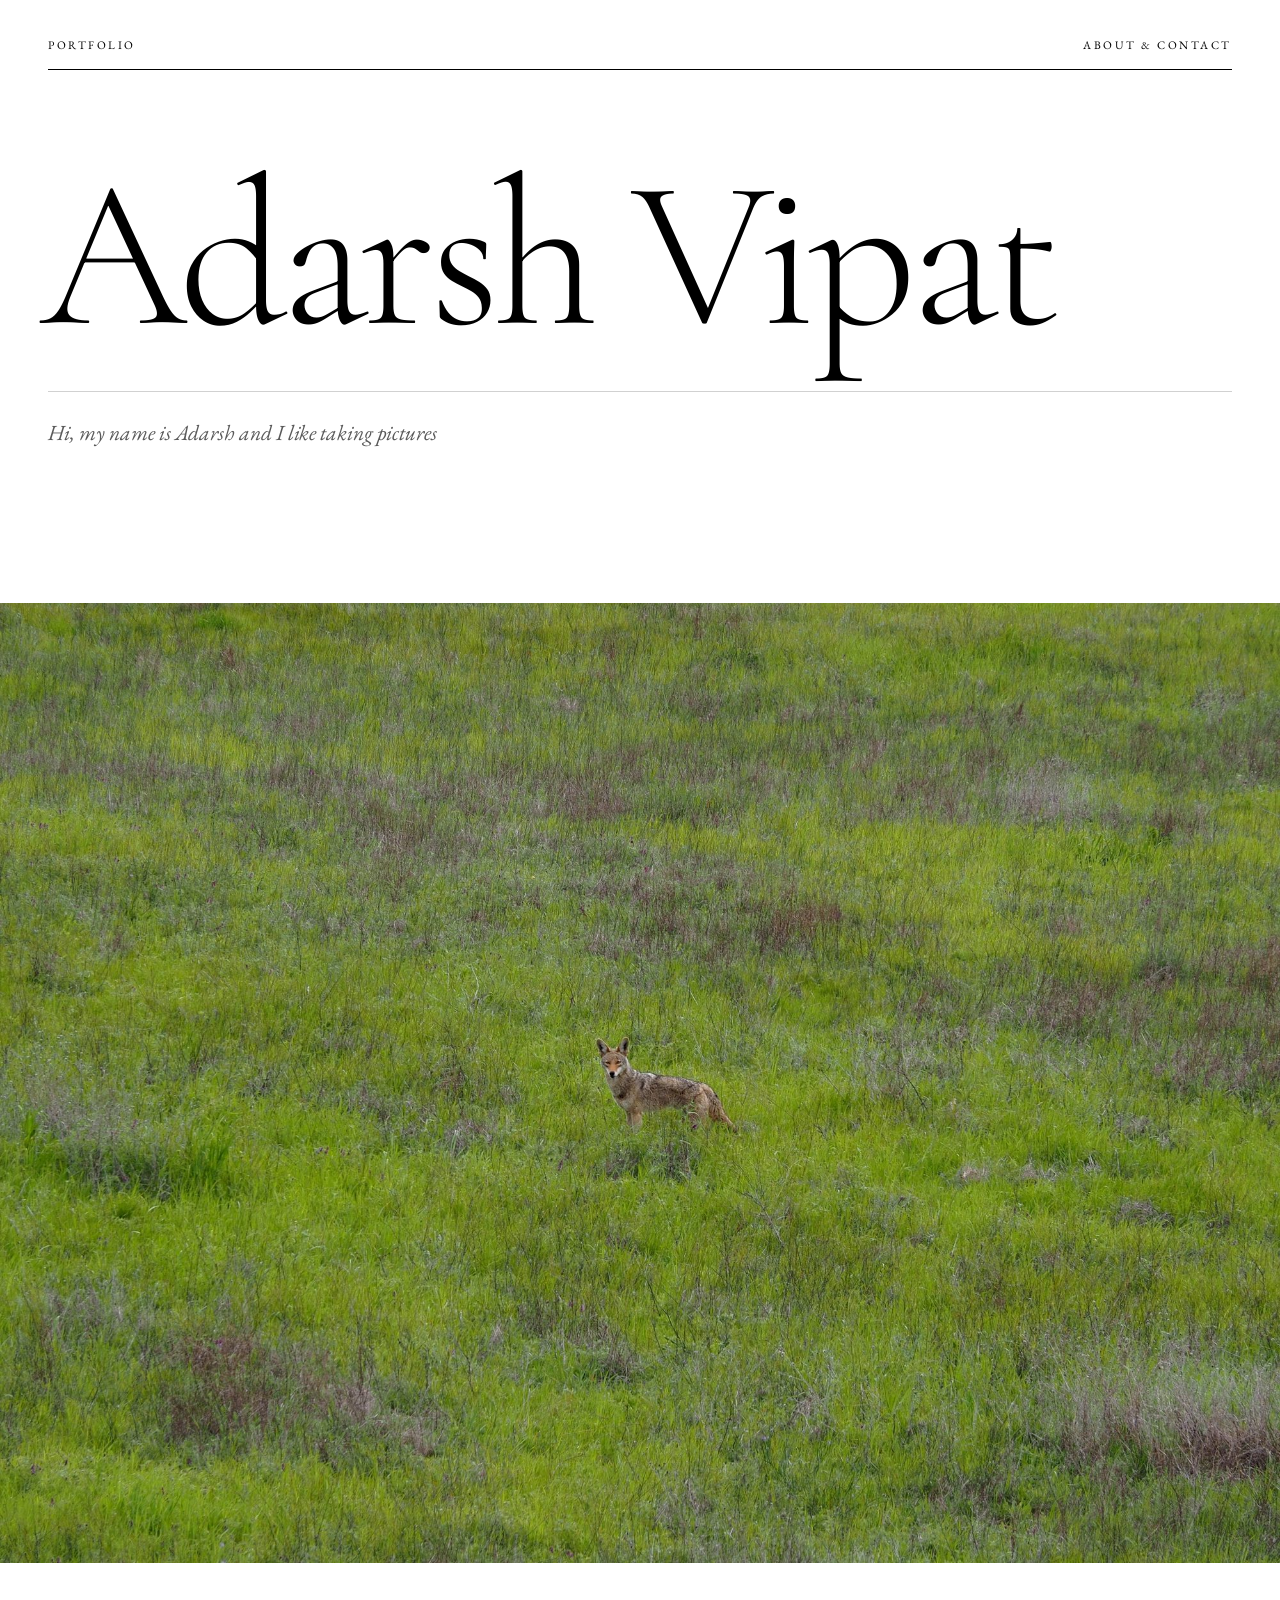
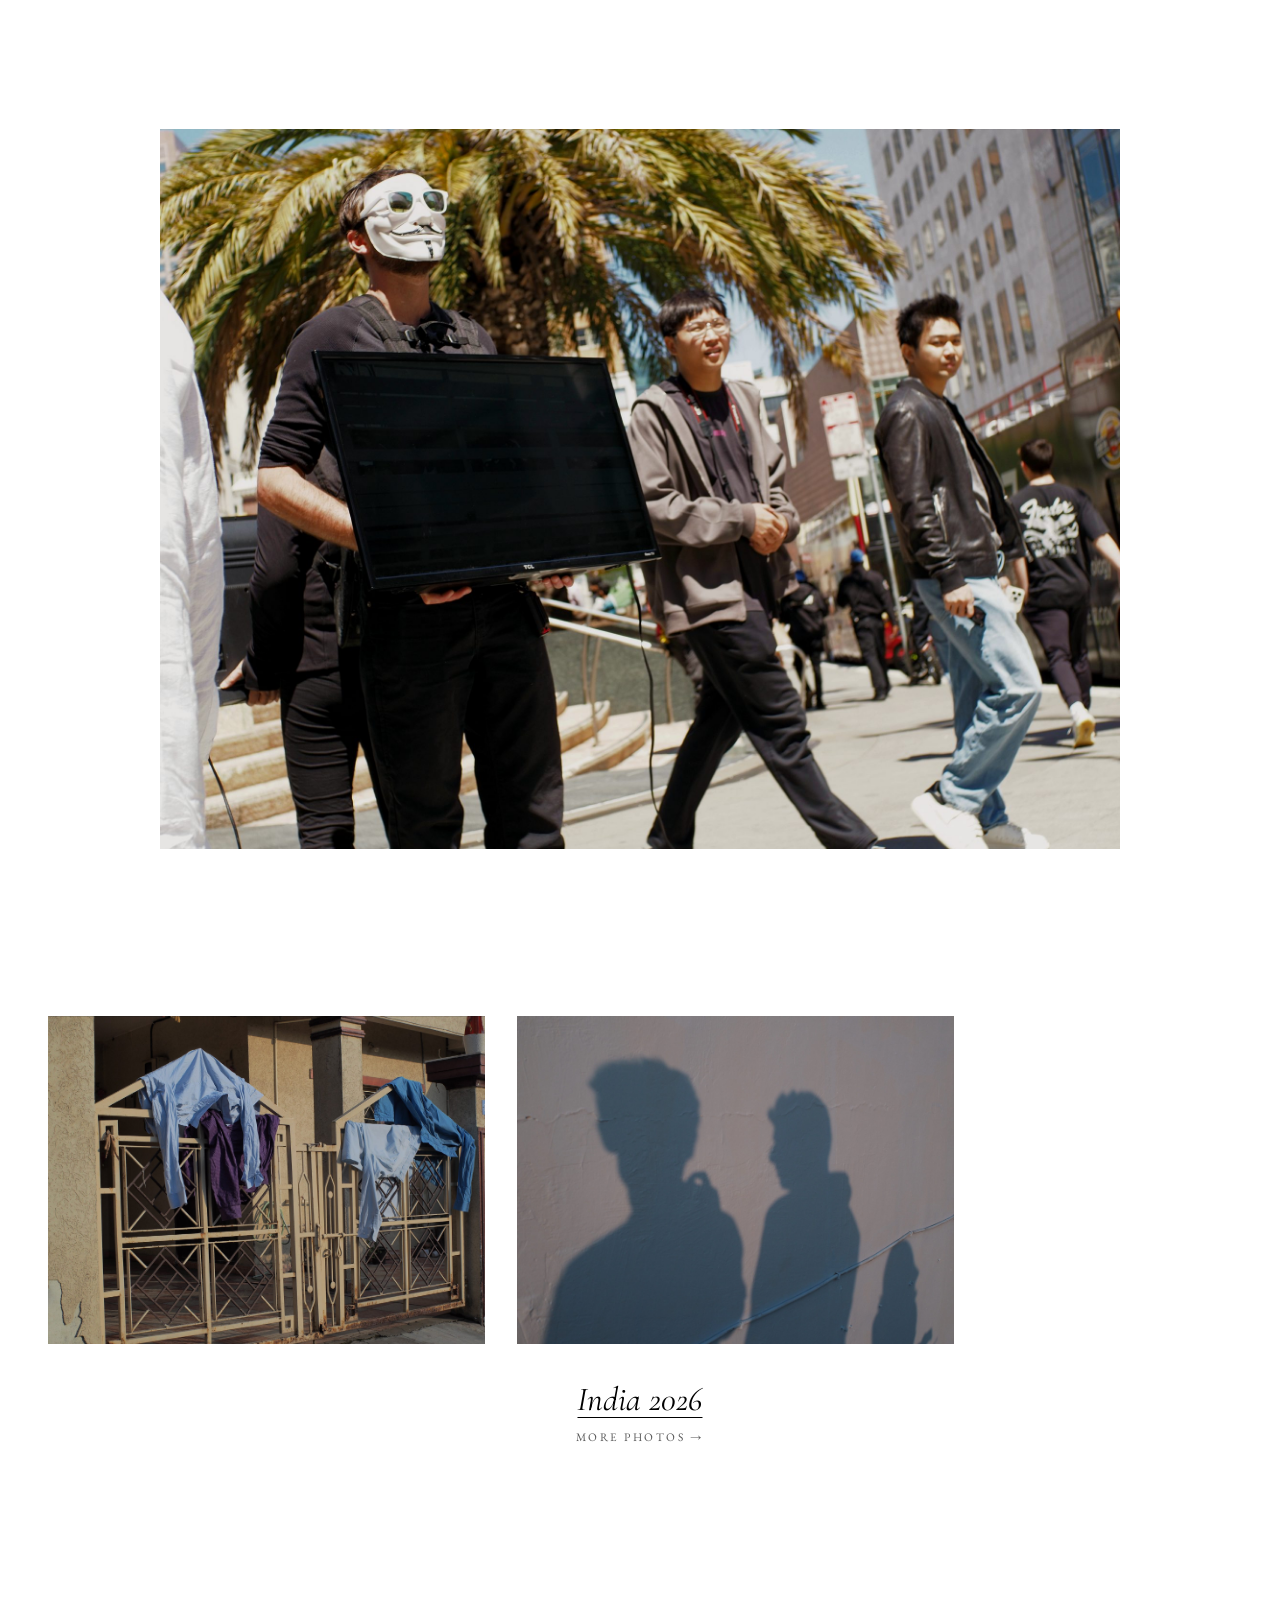
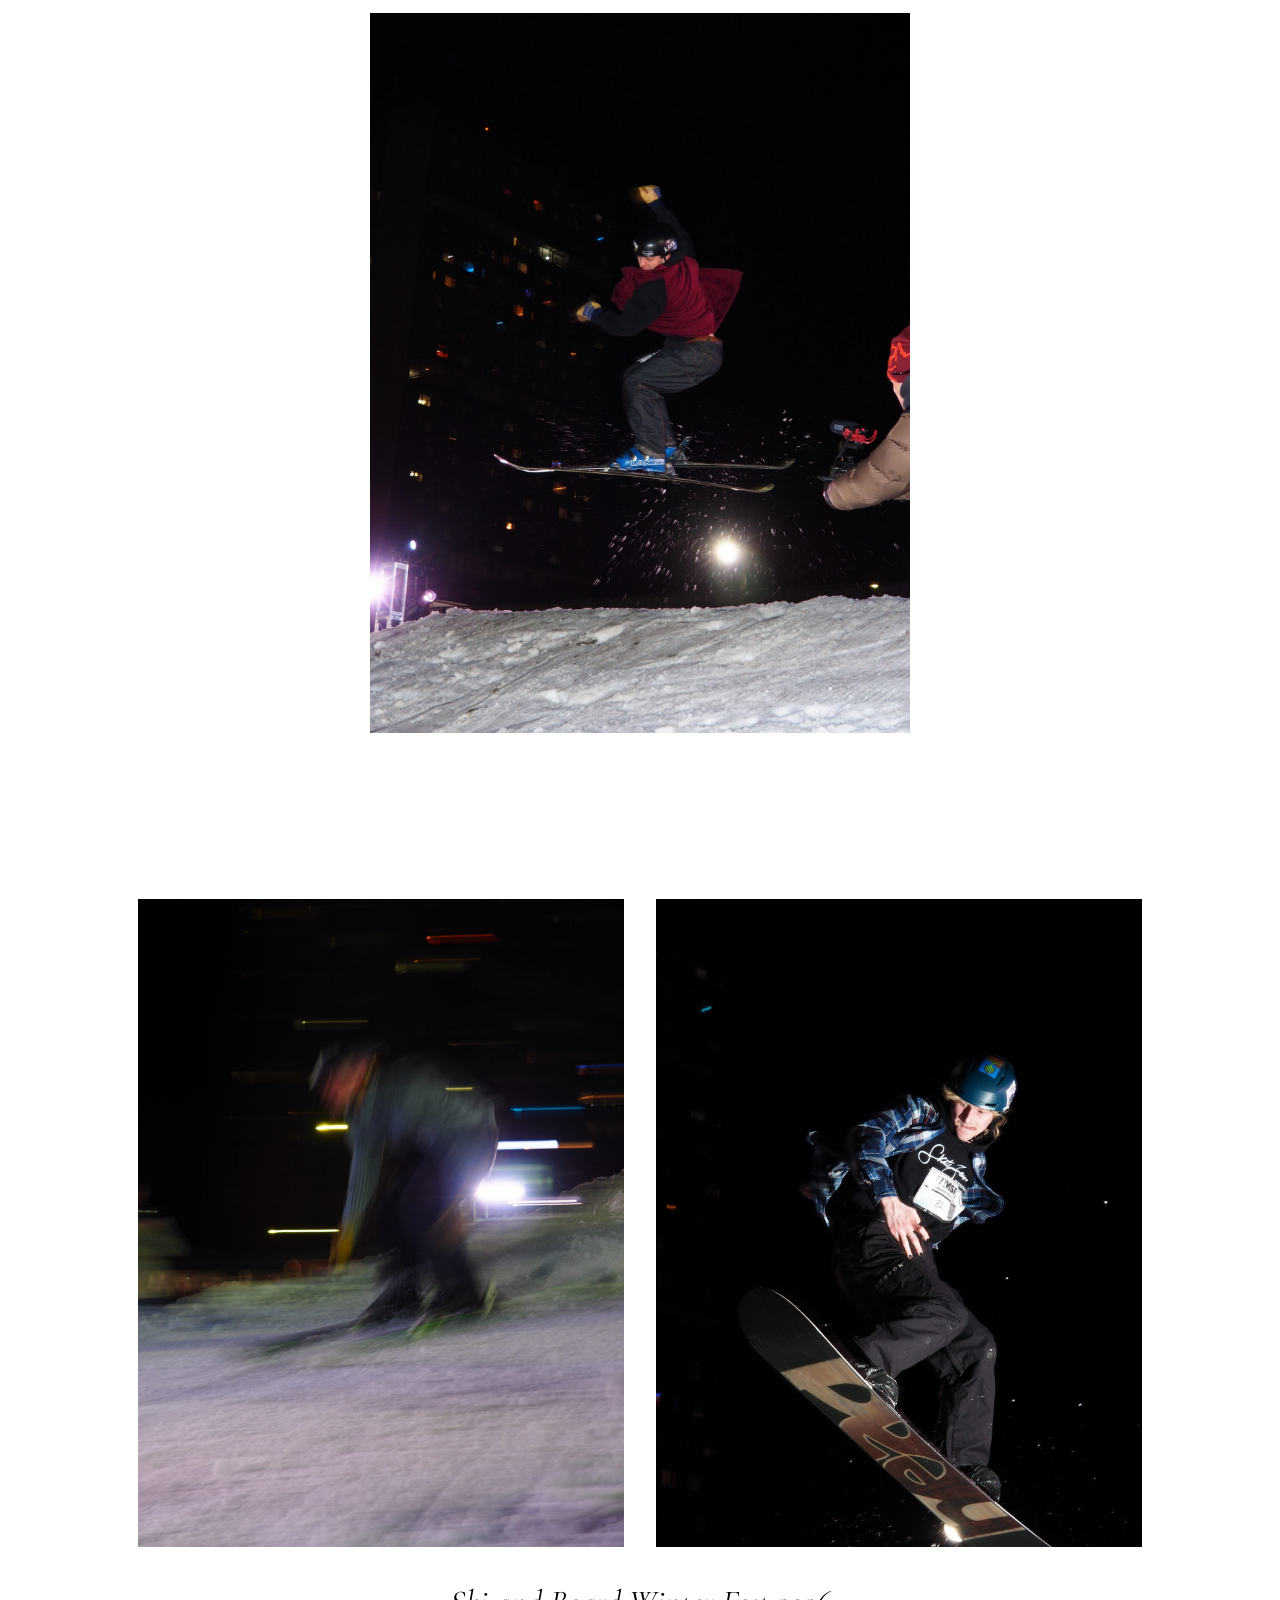
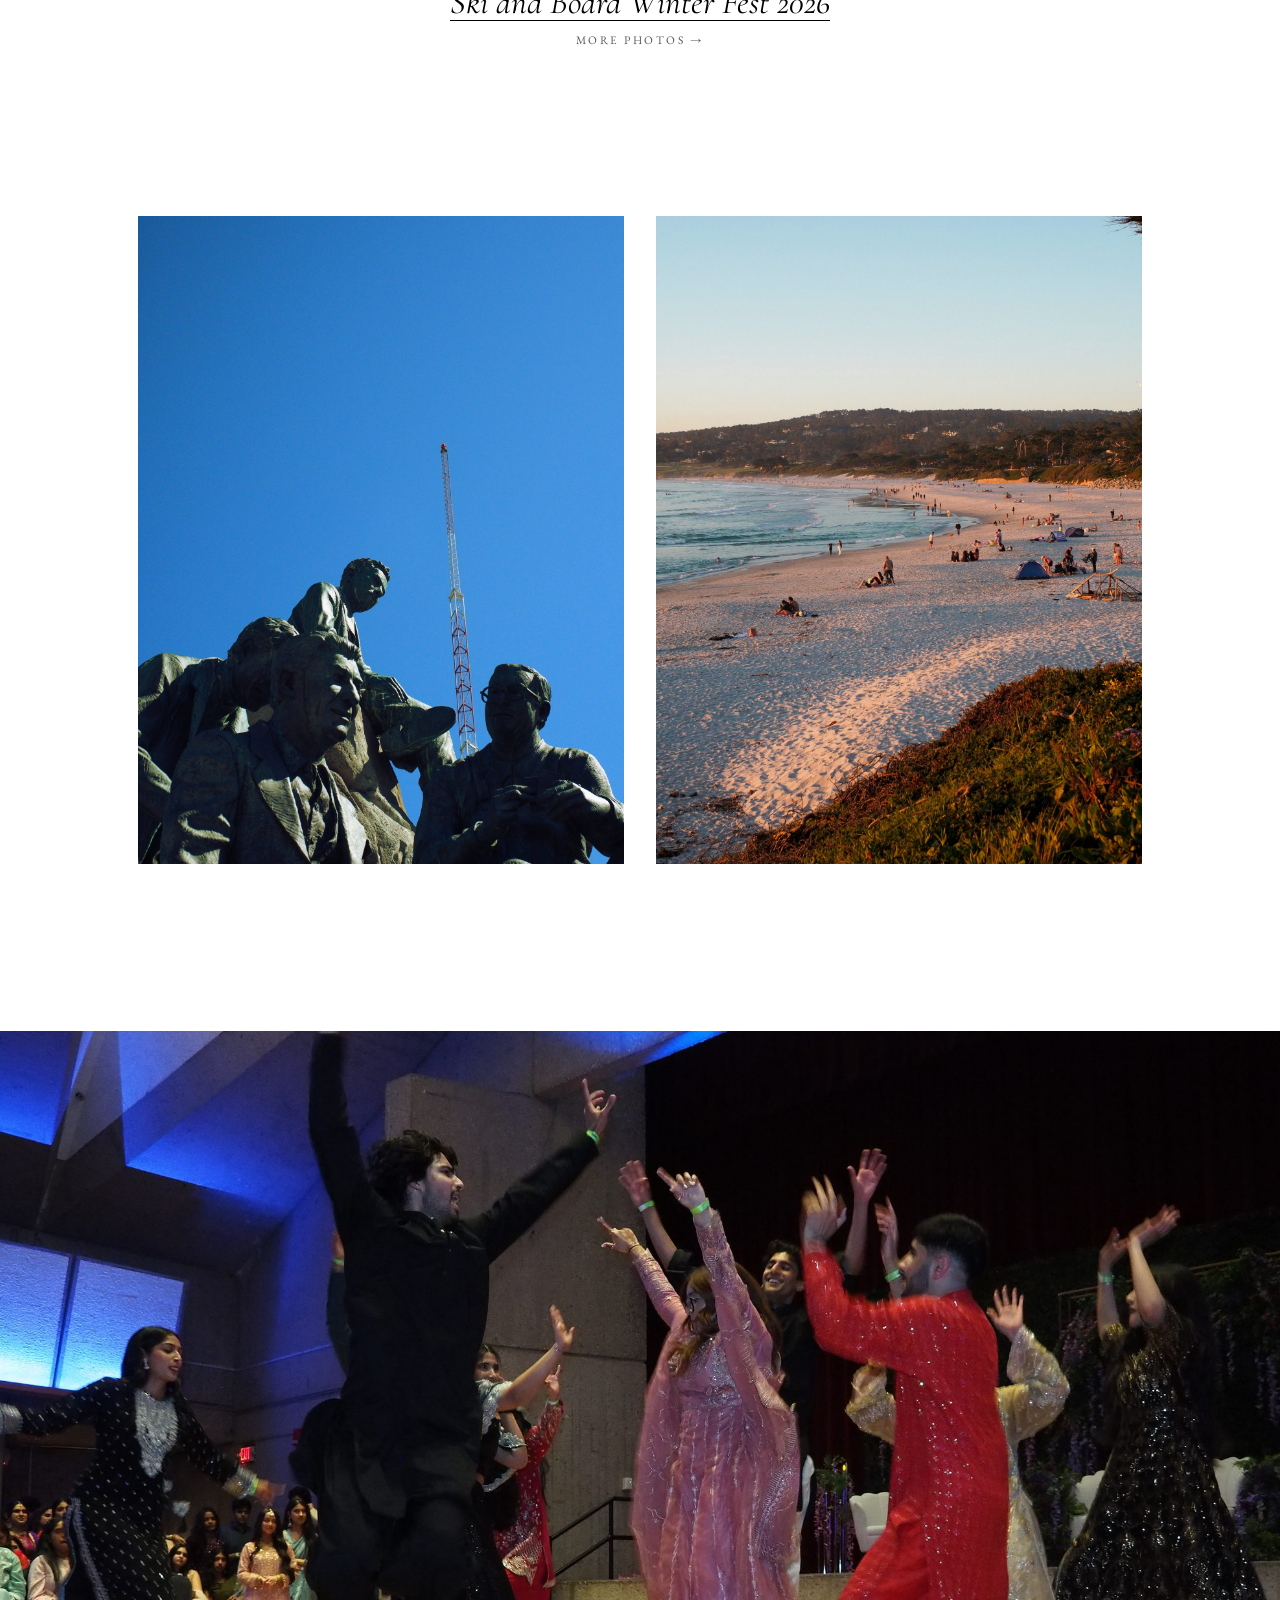
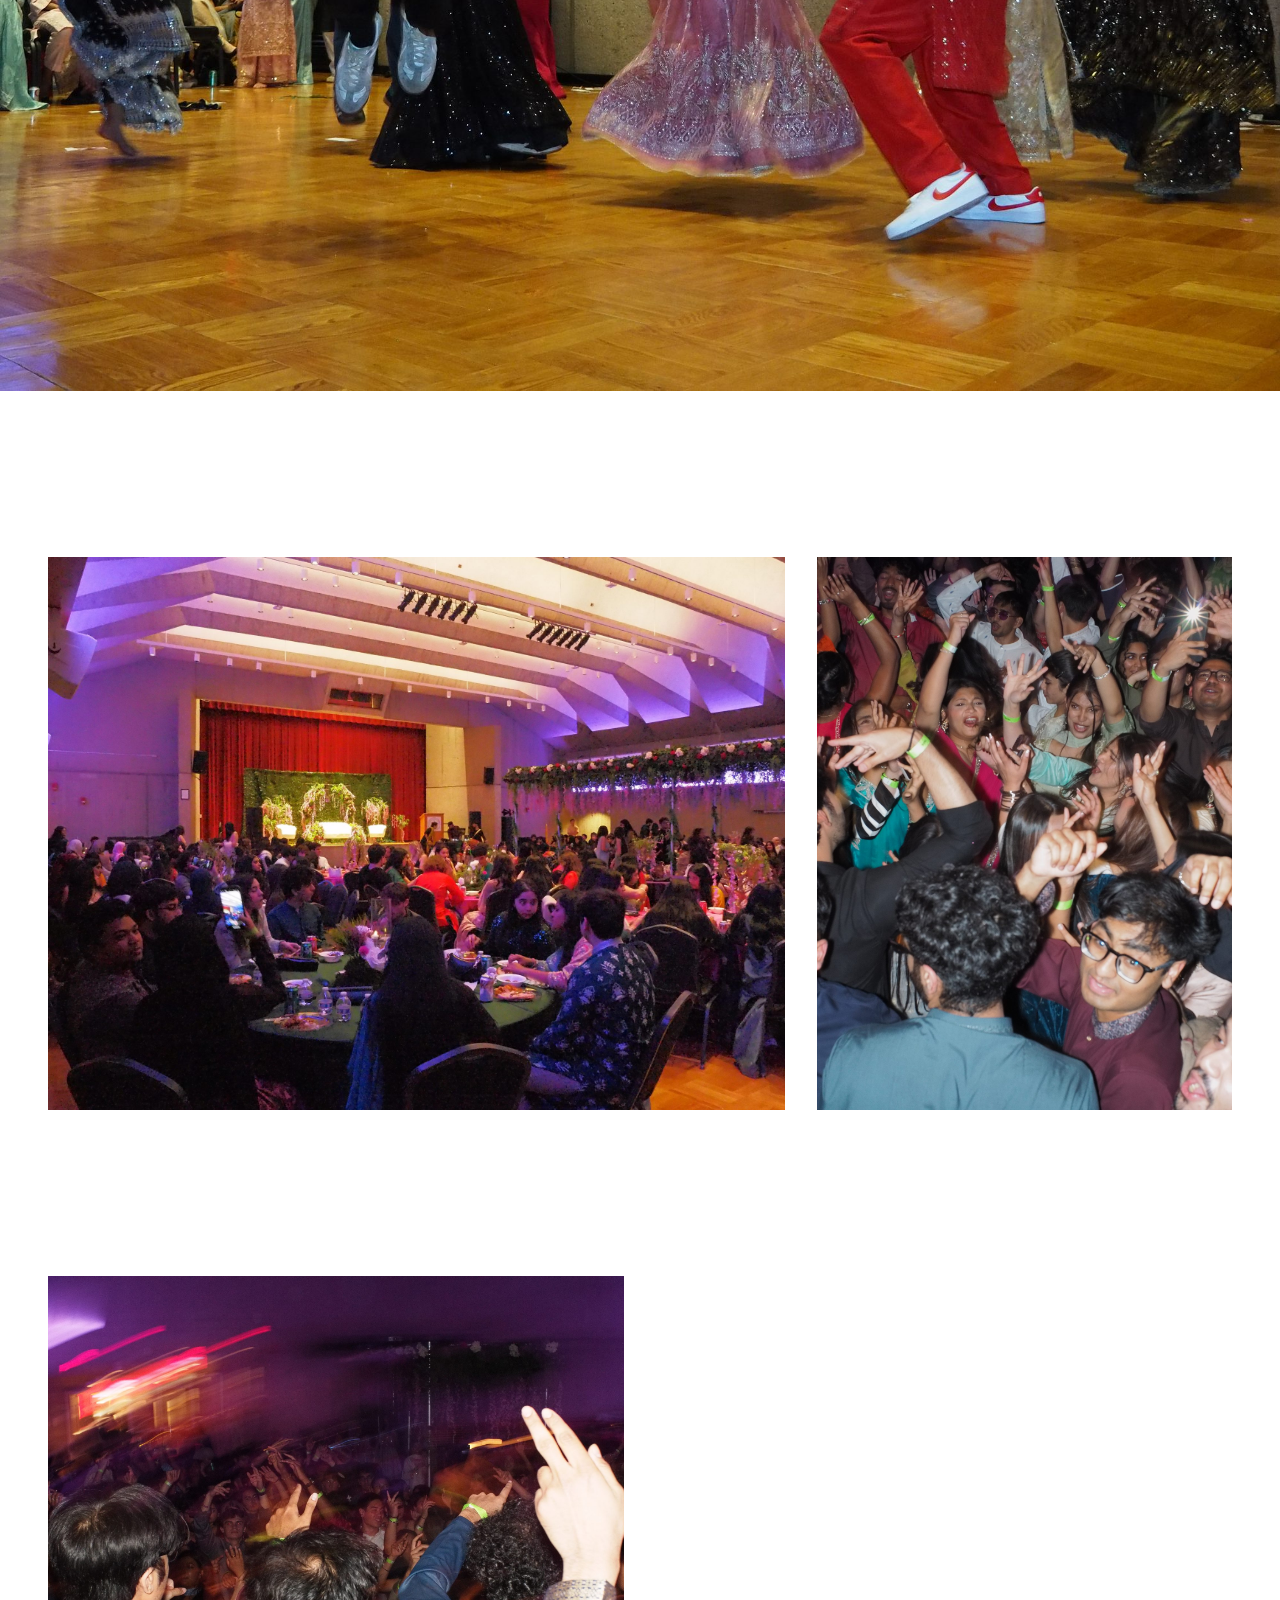
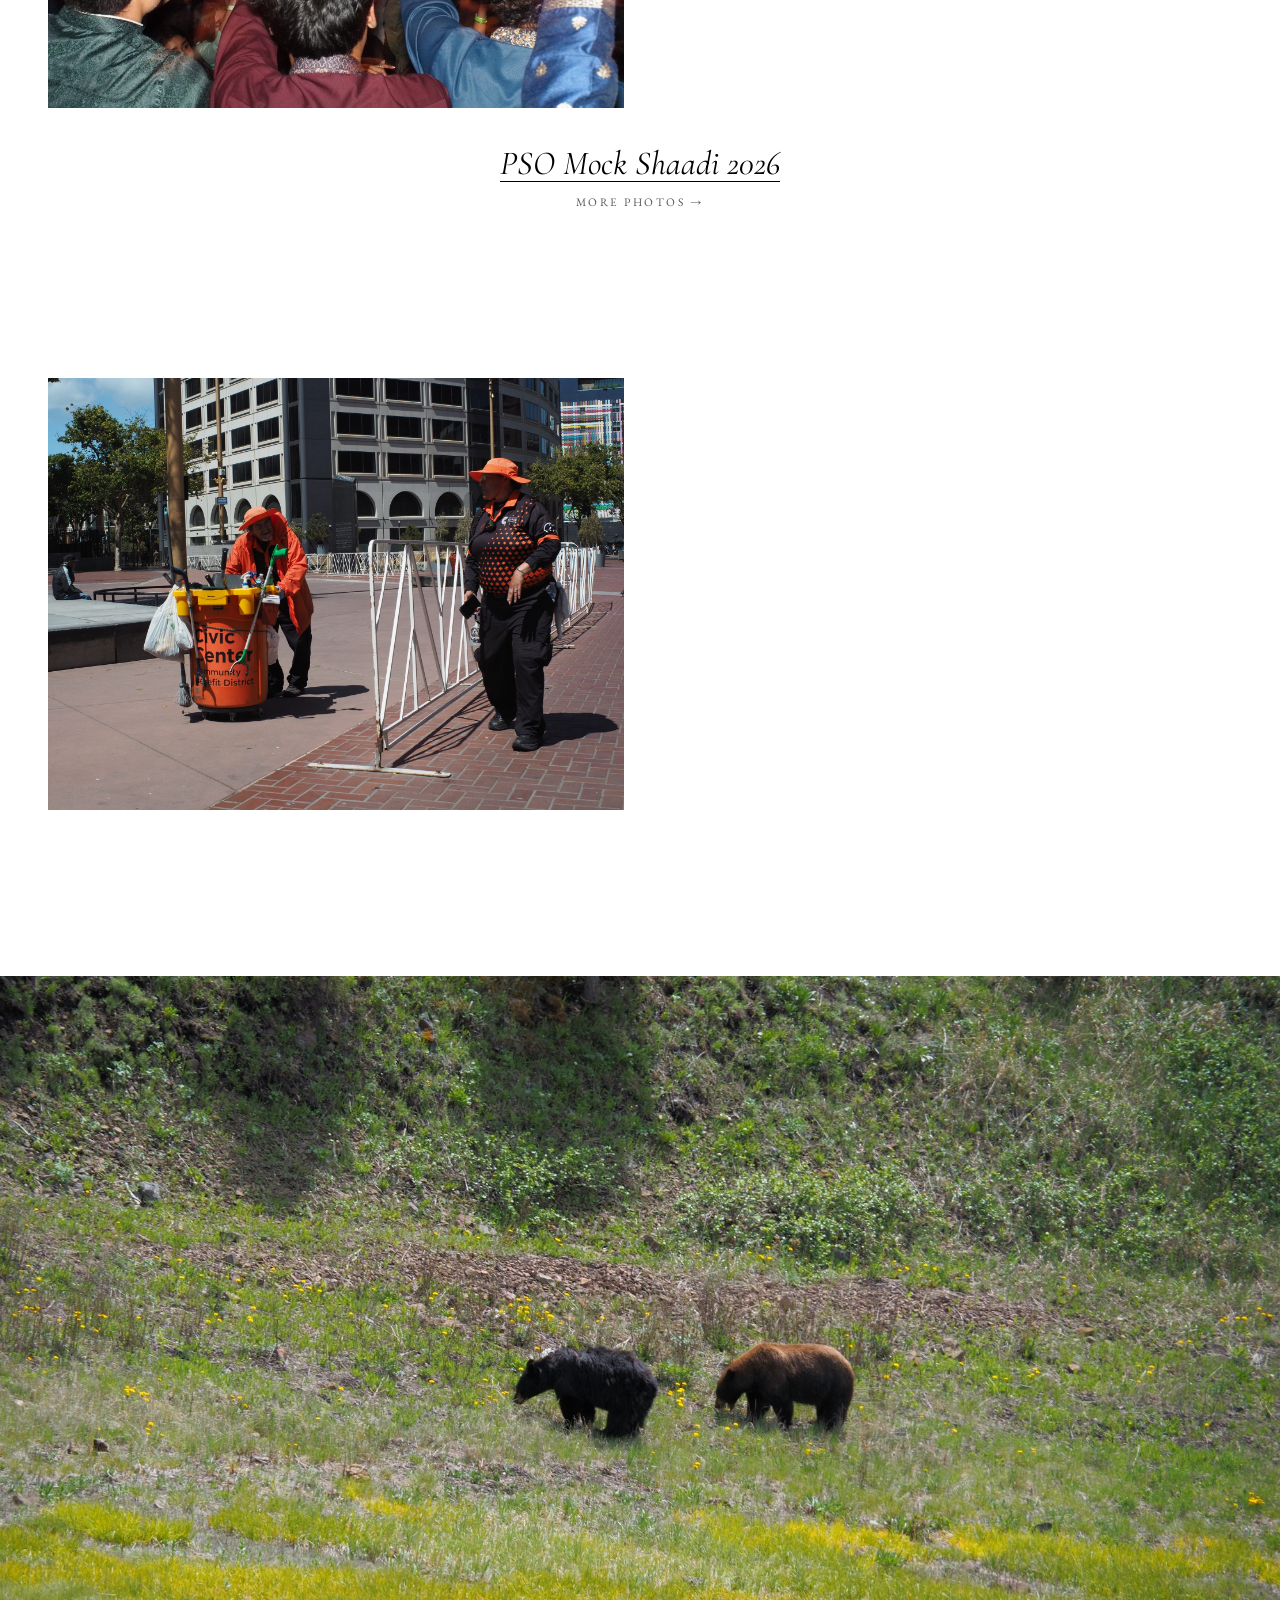
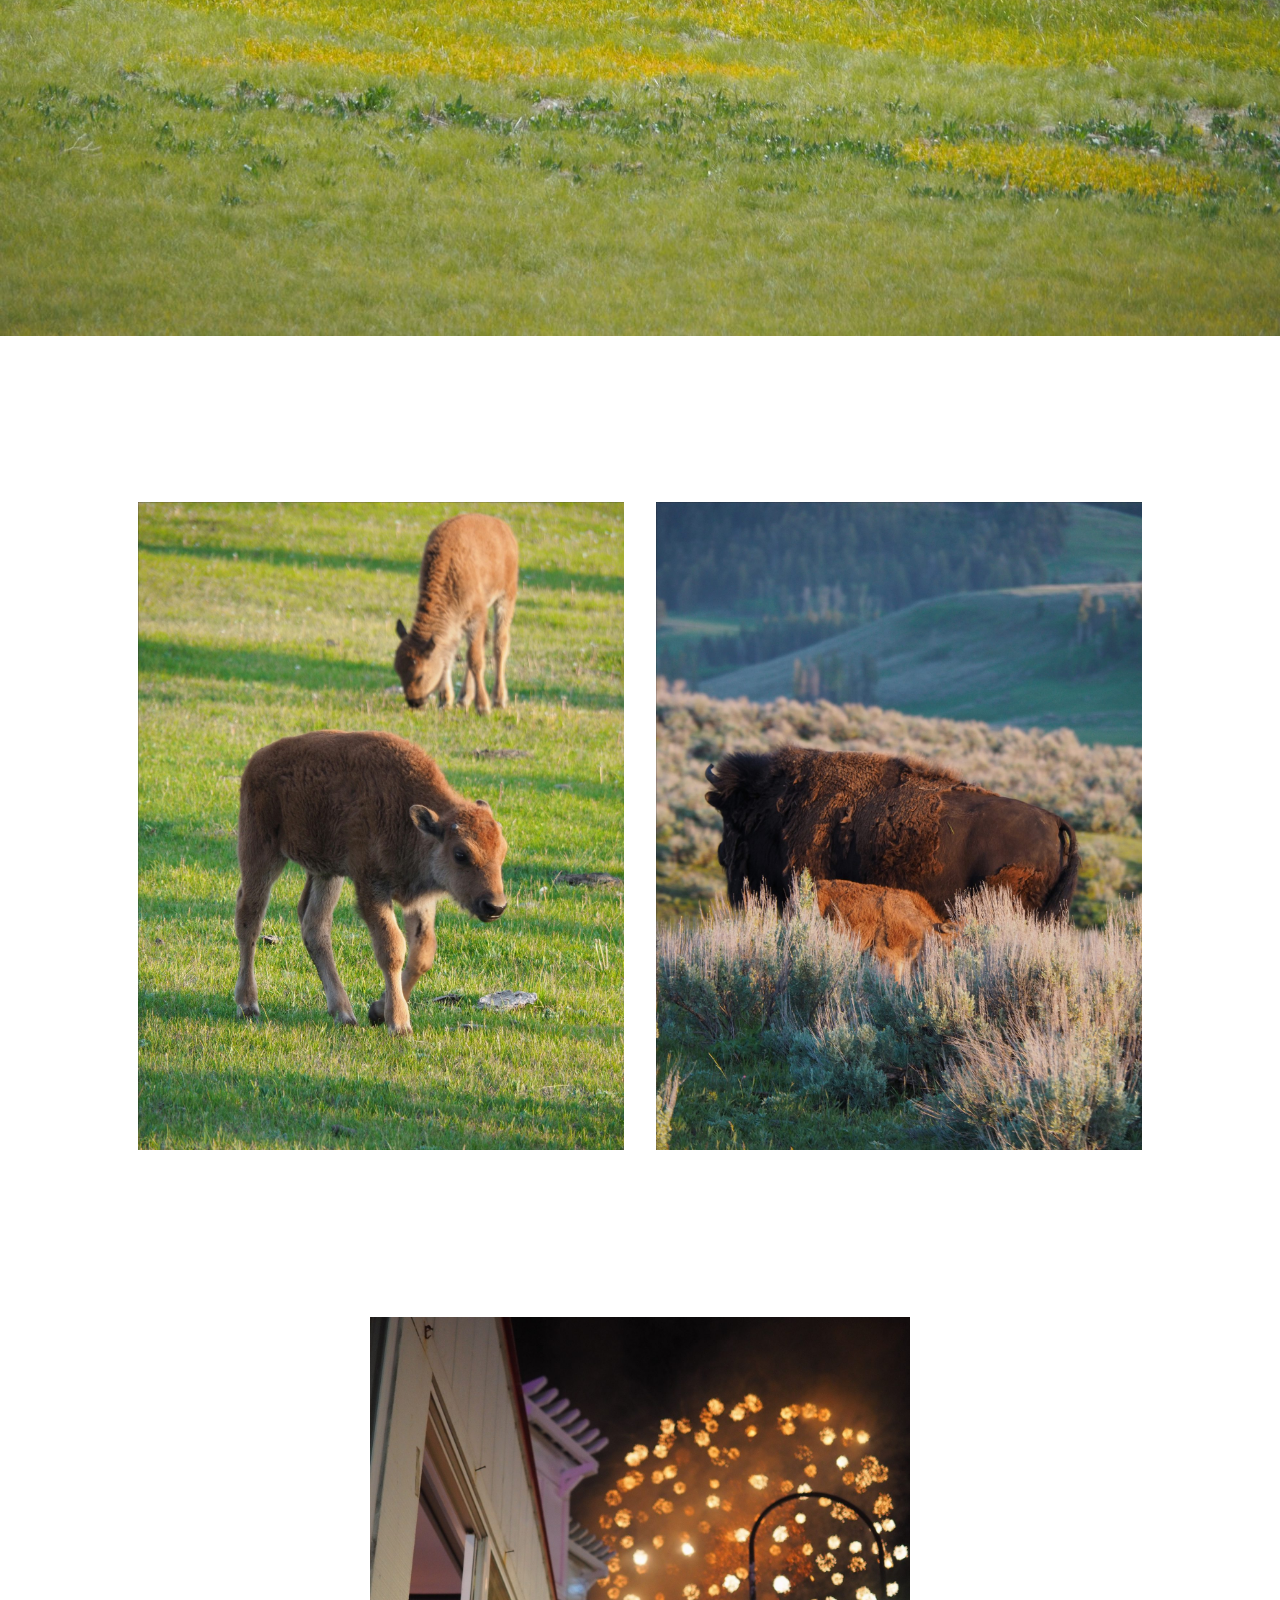
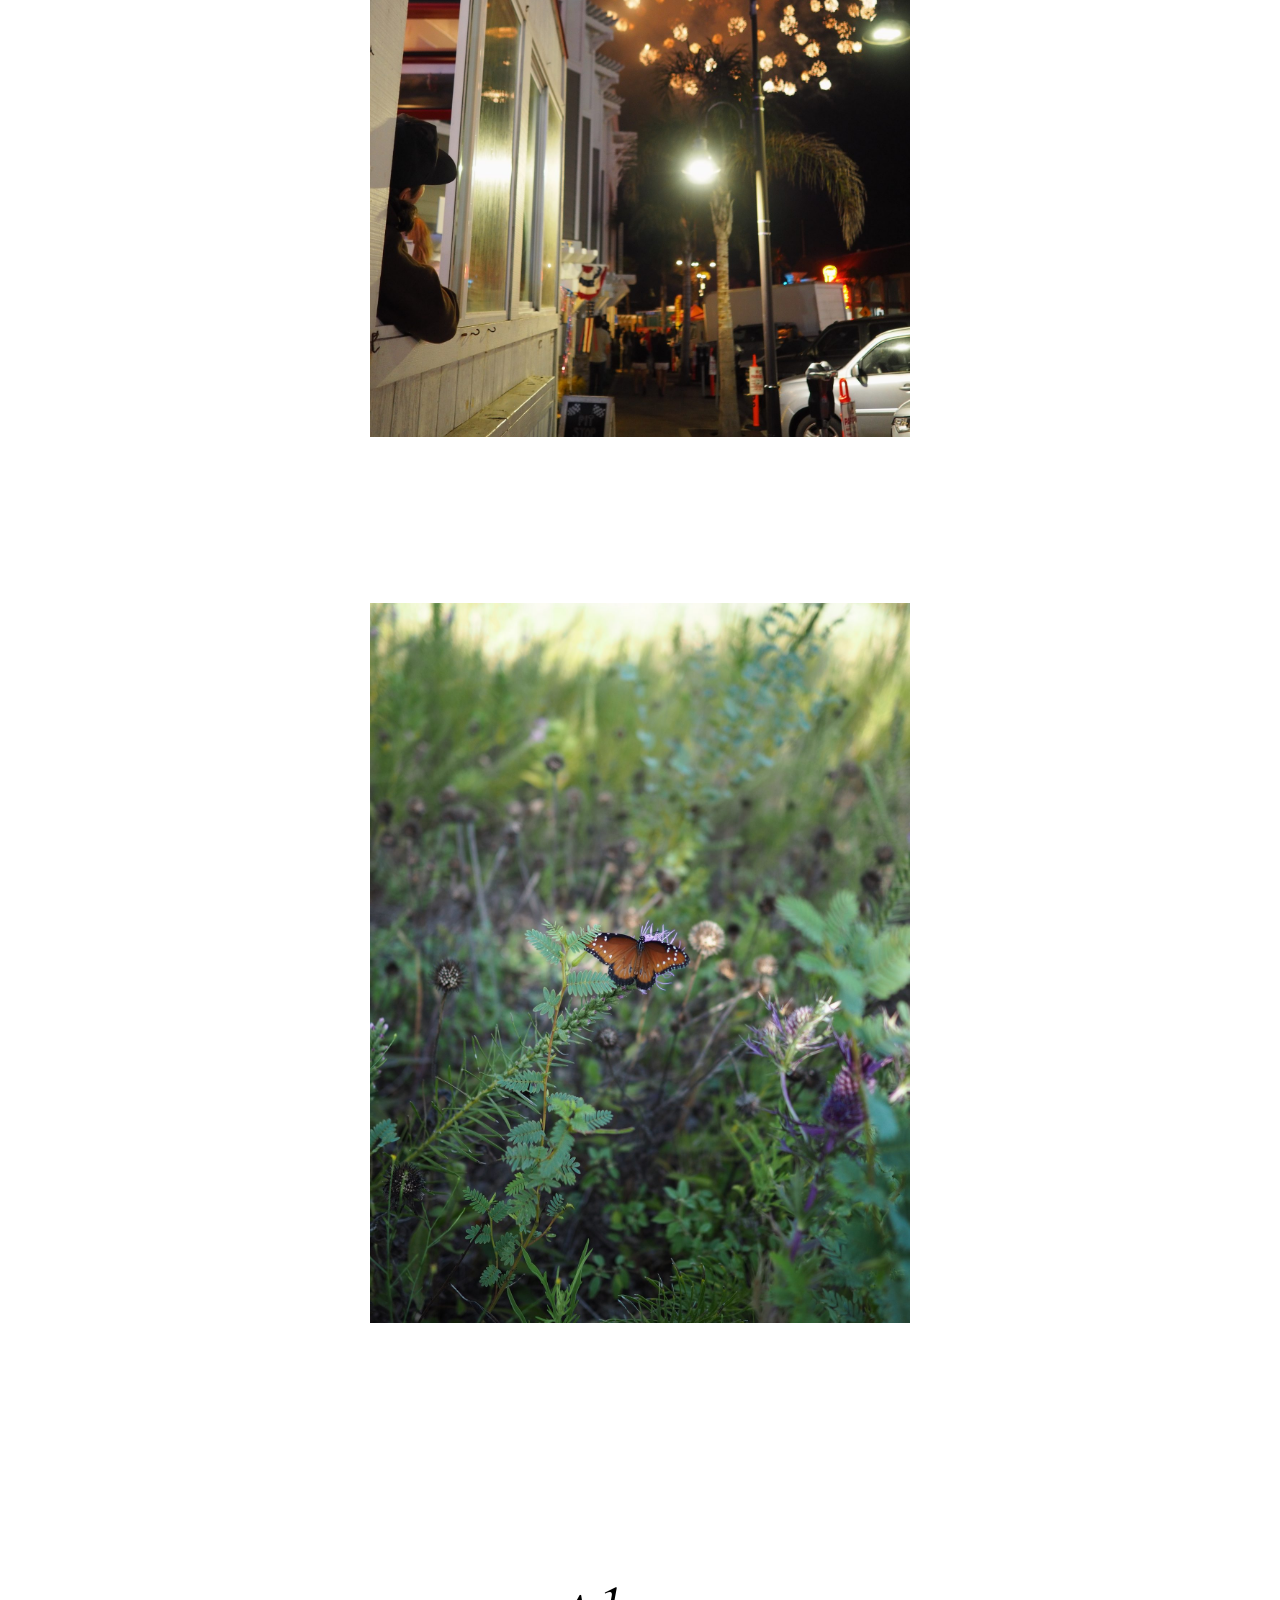
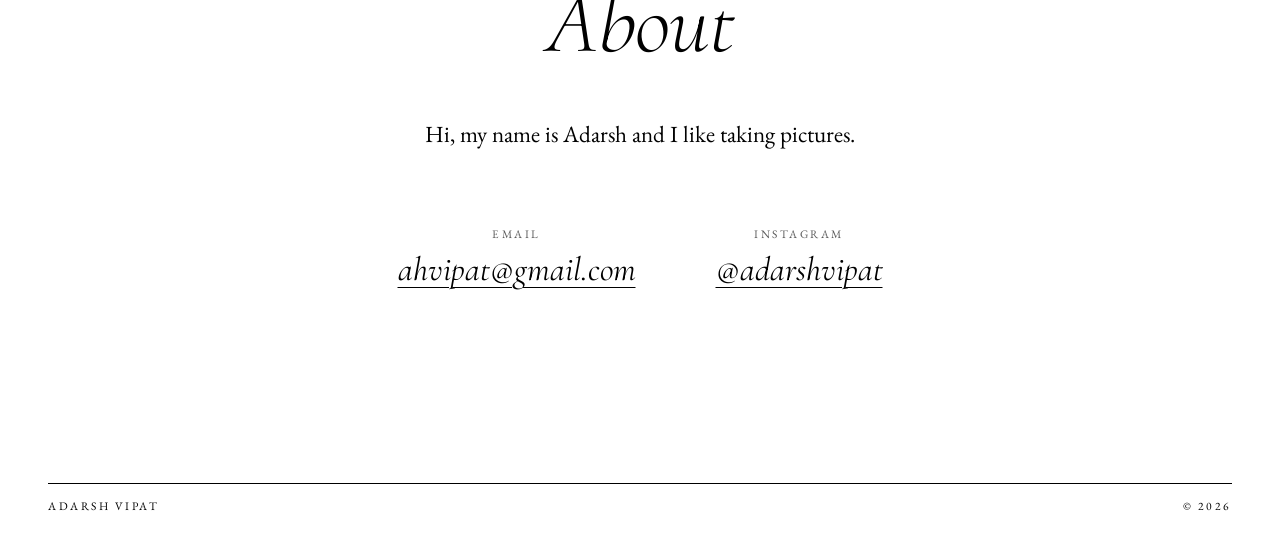
<file: index.html>
<!doctype html>
<html lang="en">
<head>
  <meta charset="utf-8">
  <meta name="viewport" content="width=device-width, initial-scale=1">

  <title>Adarsh Vipat — Photography</title>
  <meta name="description" content="Photography by Adarsh Vipat: portraits, travel, street and events.">
  <meta name="author" content="Adarsh Vipat">
  <link rel="canonical" href="https://adarshvipat.github.io/">

  <!-- Link previews (iMessage, Slack, LinkedIn, email). Image URLs must be absolute. -->
  <meta property="og:type" content="website">
  <meta property="og:title" content="Adarsh Vipat — Photography">
  <meta property="og:description" content="Portraits, travel, street and events.">
  <meta property="og:url" content="https://adarshvipat.github.io/">
  <meta property="og:image" content="https://adarshvipat.github.io/photos/P3300670.jpg">
  <meta property="og:image:width" content="2000">
  <meta property="og:image:height" content="1500">
  <meta property="og:image:alt" content="A lone coyote standing in a wide field of green grass">
  <meta name="twitter:card" content="summary_large_image">
  <meta name="twitter:title" content="Adarsh Vipat — Photography">
  <meta name="twitter:description" content="Portraits, travel, street and events.">
  <meta name="twitter:image" content="https://adarshvipat.github.io/photos/P3300670.jpg">

  <meta name="theme-color" content="#ffffff">
  <link rel="icon" href="data:image/svg+xml,%3Csvg xmlns='http://www.w3.org/2000/svg' viewBox='0 0 64 64'%3E%3Crect width='64' height='64' fill='%23fff'/%3E%3Ctext x='32' y='47' font-family='Georgia,serif' font-size='44' text-anchor='middle' fill='%23000'%3EA%3C/text%3E%3C/svg%3E">

  <link rel="preconnect" href="https://fonts.googleapis.com">
  <link rel="preconnect" href="https://fonts.gstatic.com" crossorigin>
  <link rel="stylesheet" href="https://fonts.googleapis.com/css2?family=Cormorant+Garamond:ital,wght@0,300;0,400;0,500;1,300;1,400&family=EB+Garamond:ital,wght@0,400;0,500;1,400&display=swap">

  <link rel="stylesheet" href="style.css">
  <script>document.documentElement.classList.add("js");</script>
</head>
<body>
  <a class="skip-link" href="#about">Skip to about and contact</a>

  <header class="masthead">
    <div class="masthead__top">
      <span>Portfolio</span>
      <a href="#about">About &amp; Contact</a>
    </div>
    <h1 class="masthead__name">Adarsh Vipat</h1>
    <p class="masthead__subtitle">Hi, my name is Adarsh and I like taking pictures</p>
  </header>

  <main>
    <section id="gallery" class="gallery" aria-label="Photographs"></section>
    <noscript><p class="noscript">Please enable JavaScript to view the photographs.</p></noscript>

    <section id="about" class="about" aria-labelledby="about-heading">
      <h2 id="about-heading" class="about__heading">About</h2>
      <p class="about__bio">
        Hi, my name is Adarsh and I like taking pictures.
      </p>
      <ul class="about__contact">
        <li><span class="about__label">Email</span> <a href="mailto:ahvipat@gmail.com">ahvipat@gmail.com</a></li>
        <li><span class="about__label">Instagram</span> <a href="https://www.instagram.com/adarshvipat/" rel="me noopener">@adarshvipat</a></li>
      </ul>
    </section>
  </main>

  <footer class="footer">
    <span>Adarsh Vipat</span>
    <span>&copy; <span data-year>2026</span></span>
  </footer>

  <dialog id="lightbox" class="lightbox" aria-label="Photo viewer" tabindex="-1">
    <div class="lightbox__stage">
      <img class="lightbox__img" alt="">
    </div>
    <button type="button" class="lightbox__btn lightbox__close" aria-label="Close viewer">Close</button>
    <button type="button" class="lightbox__btn lightbox__prev" aria-label="Previous photo"><span aria-hidden="true">‹</span></button>
    <button type="button" class="lightbox__btn lightbox__next" aria-label="Next photo"><span aria-hidden="true">›</span></button>
    <p class="lightbox__counter" aria-hidden="true"></p>
    <p class="visually-hidden" aria-live="polite" data-status></p>
  </dialog>

  <script src="photos/sizes.js"></script>
  <script src="photos.js"></script>
  <script src="main.js"></script>
</body>
</html>
</file>
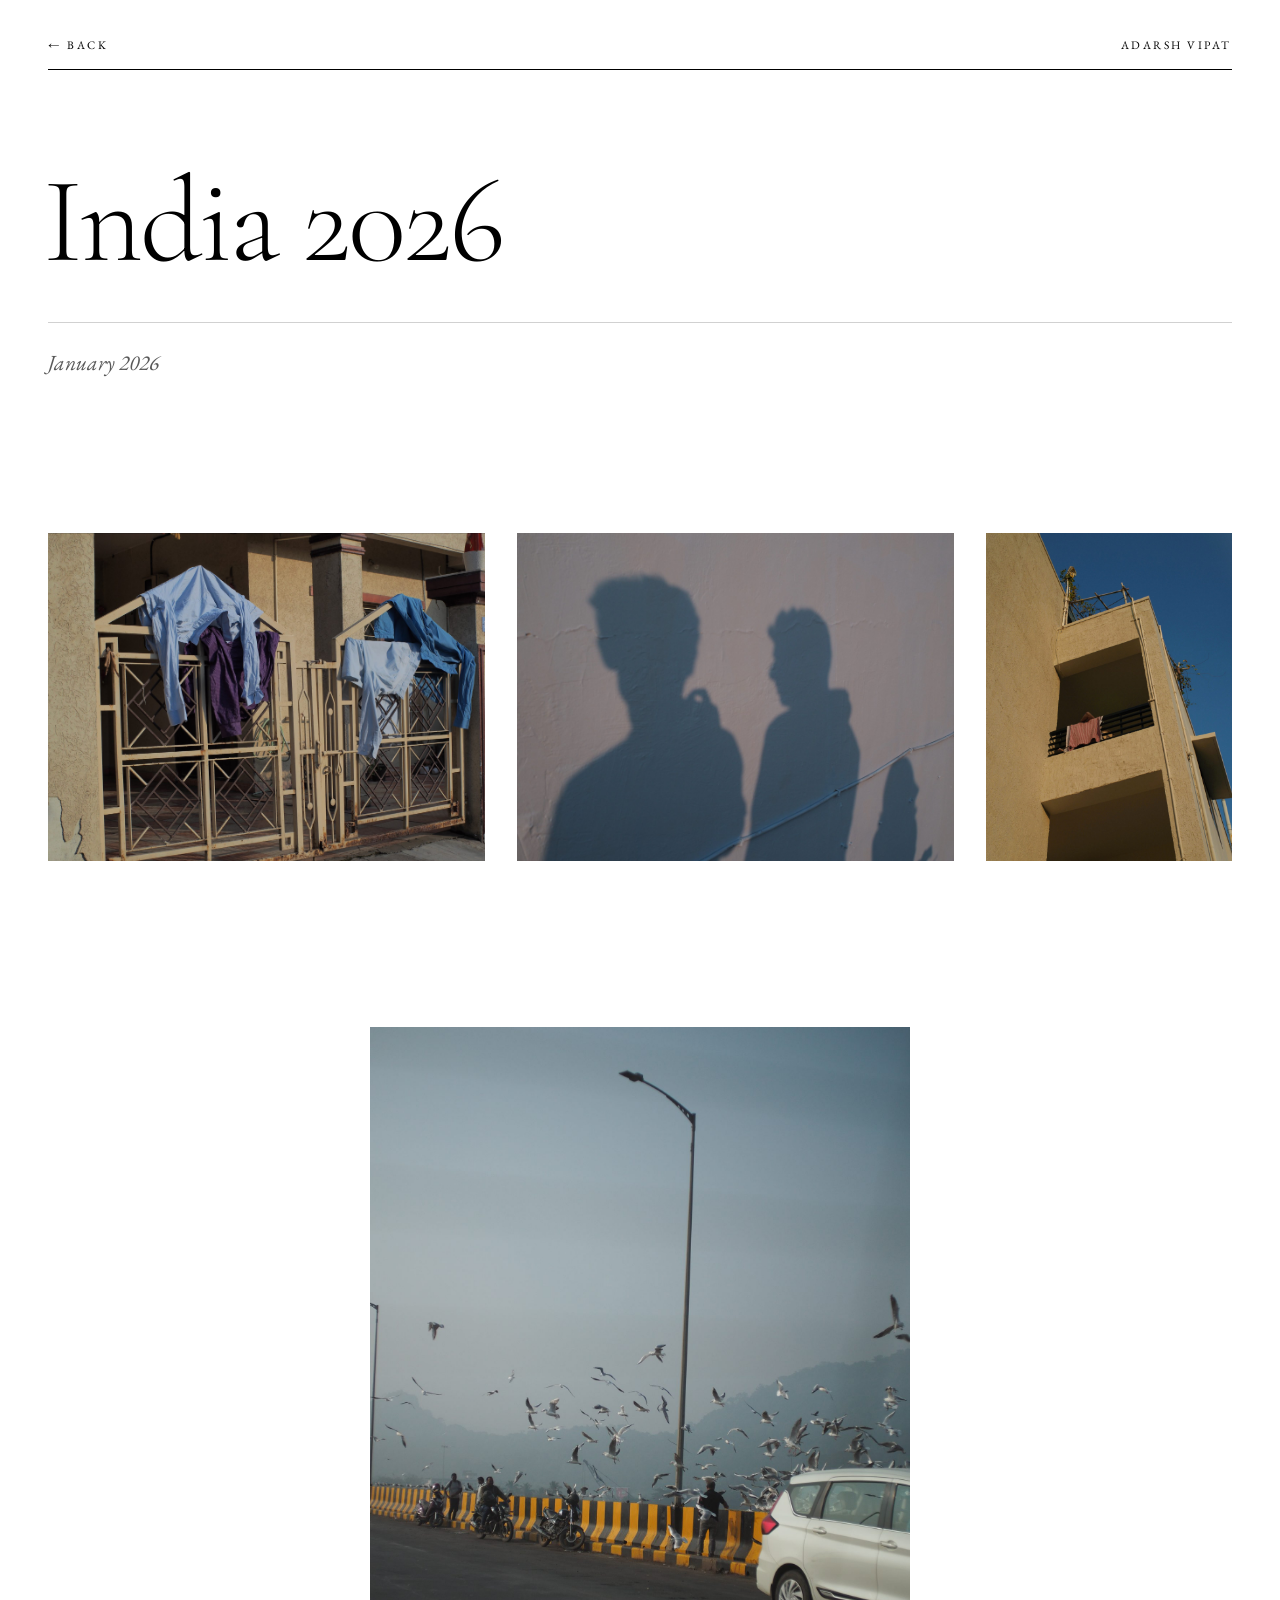
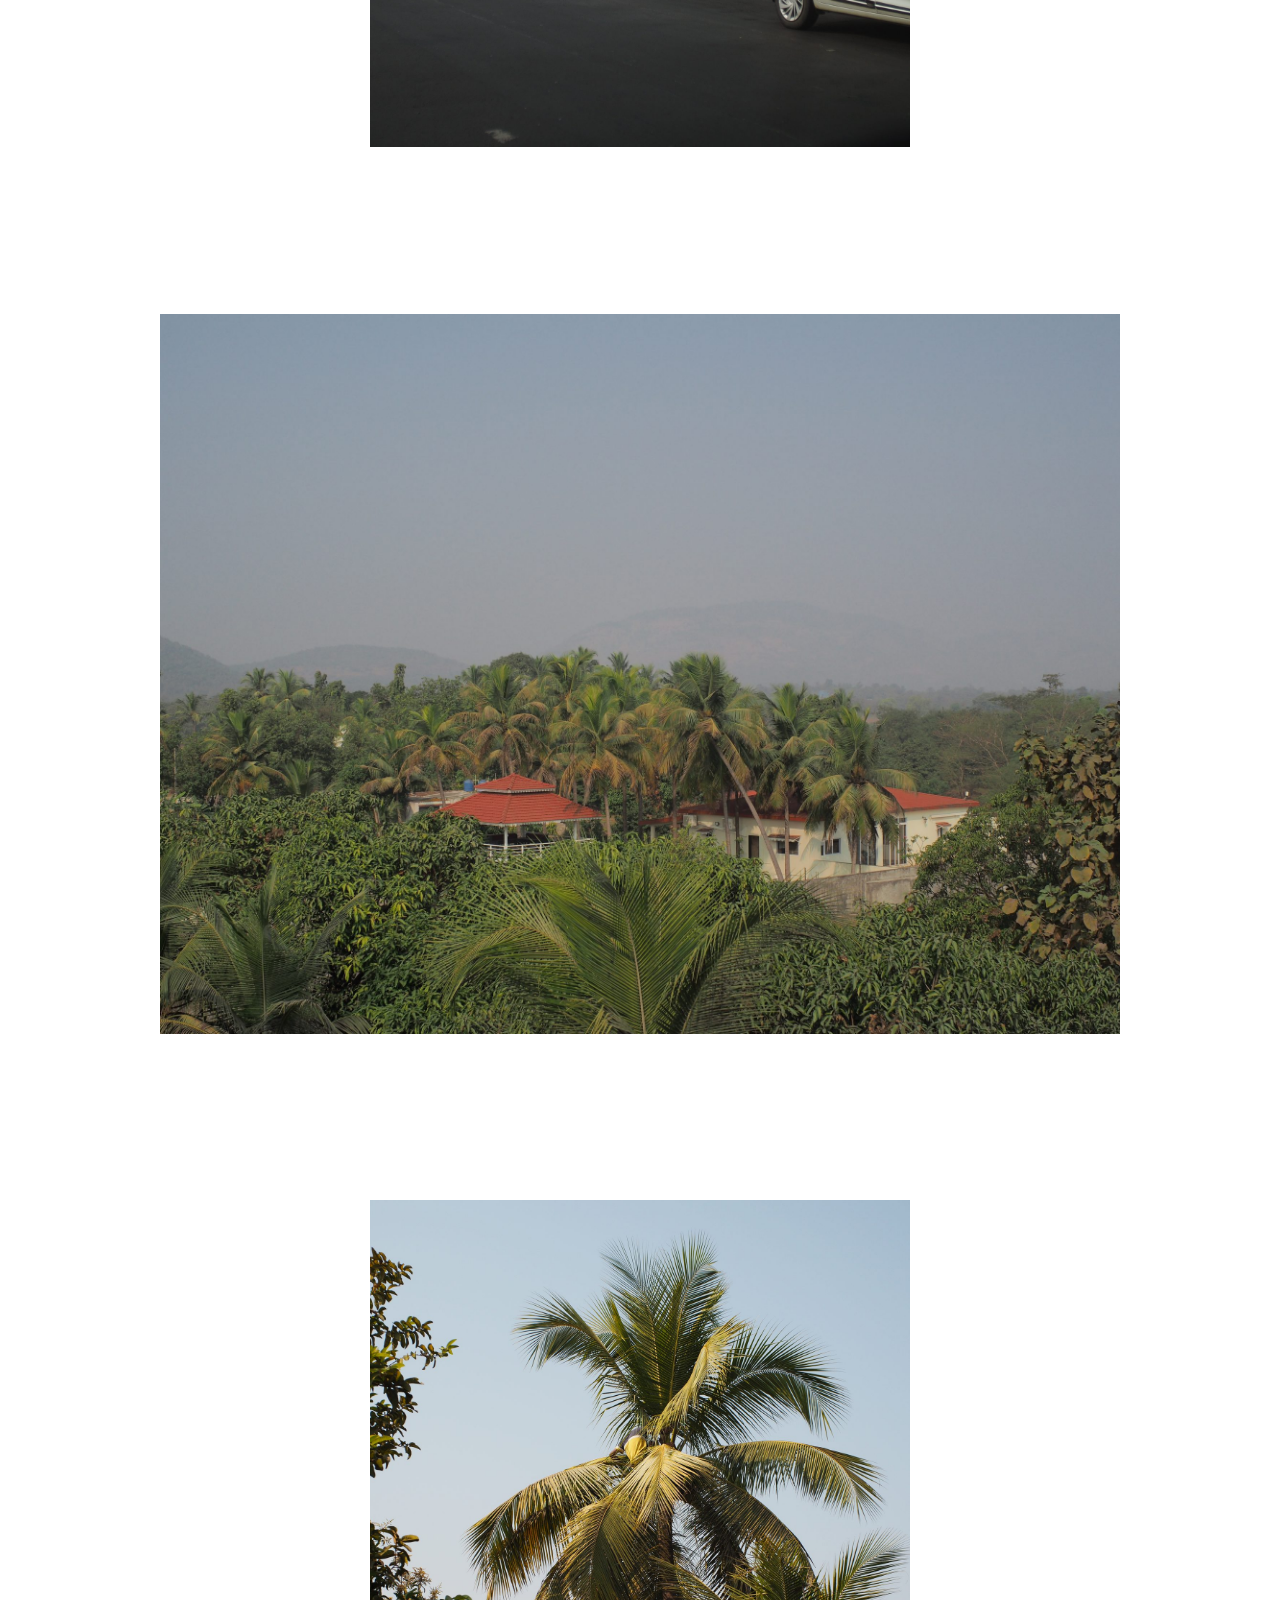
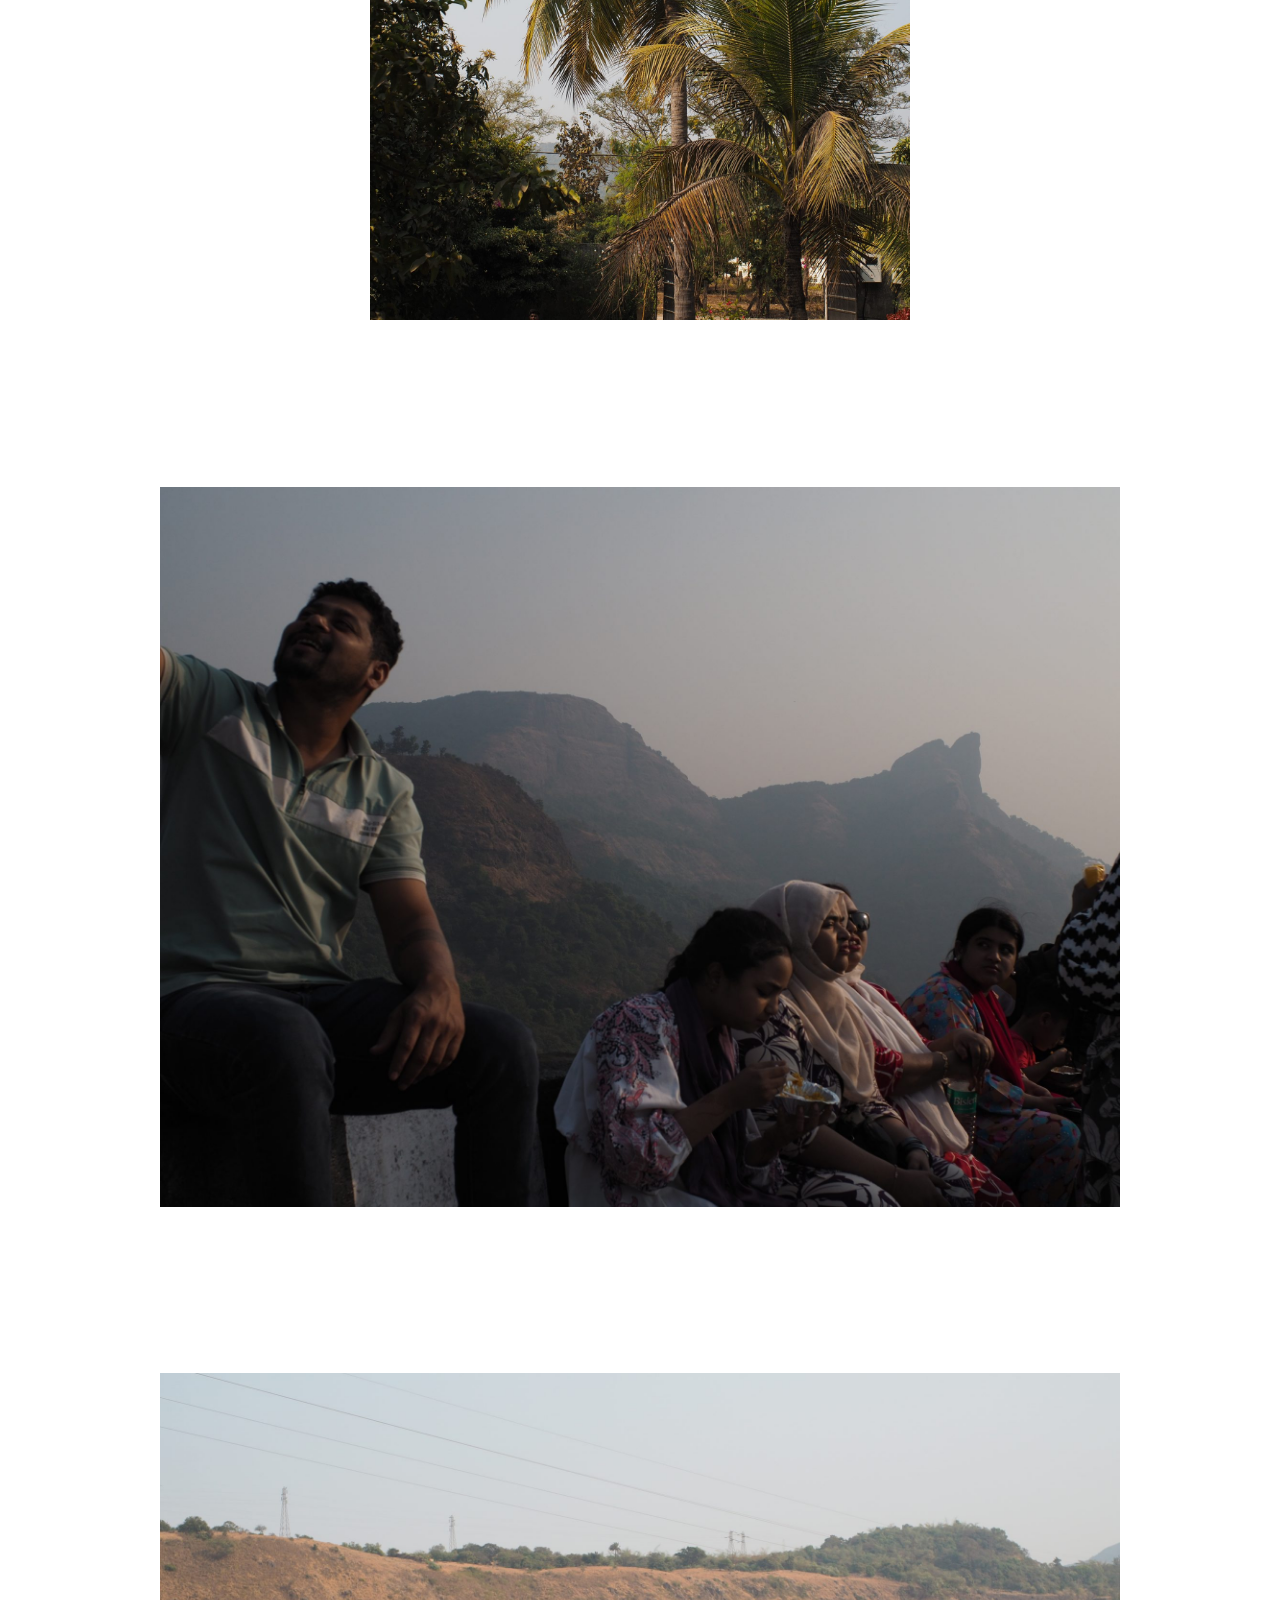
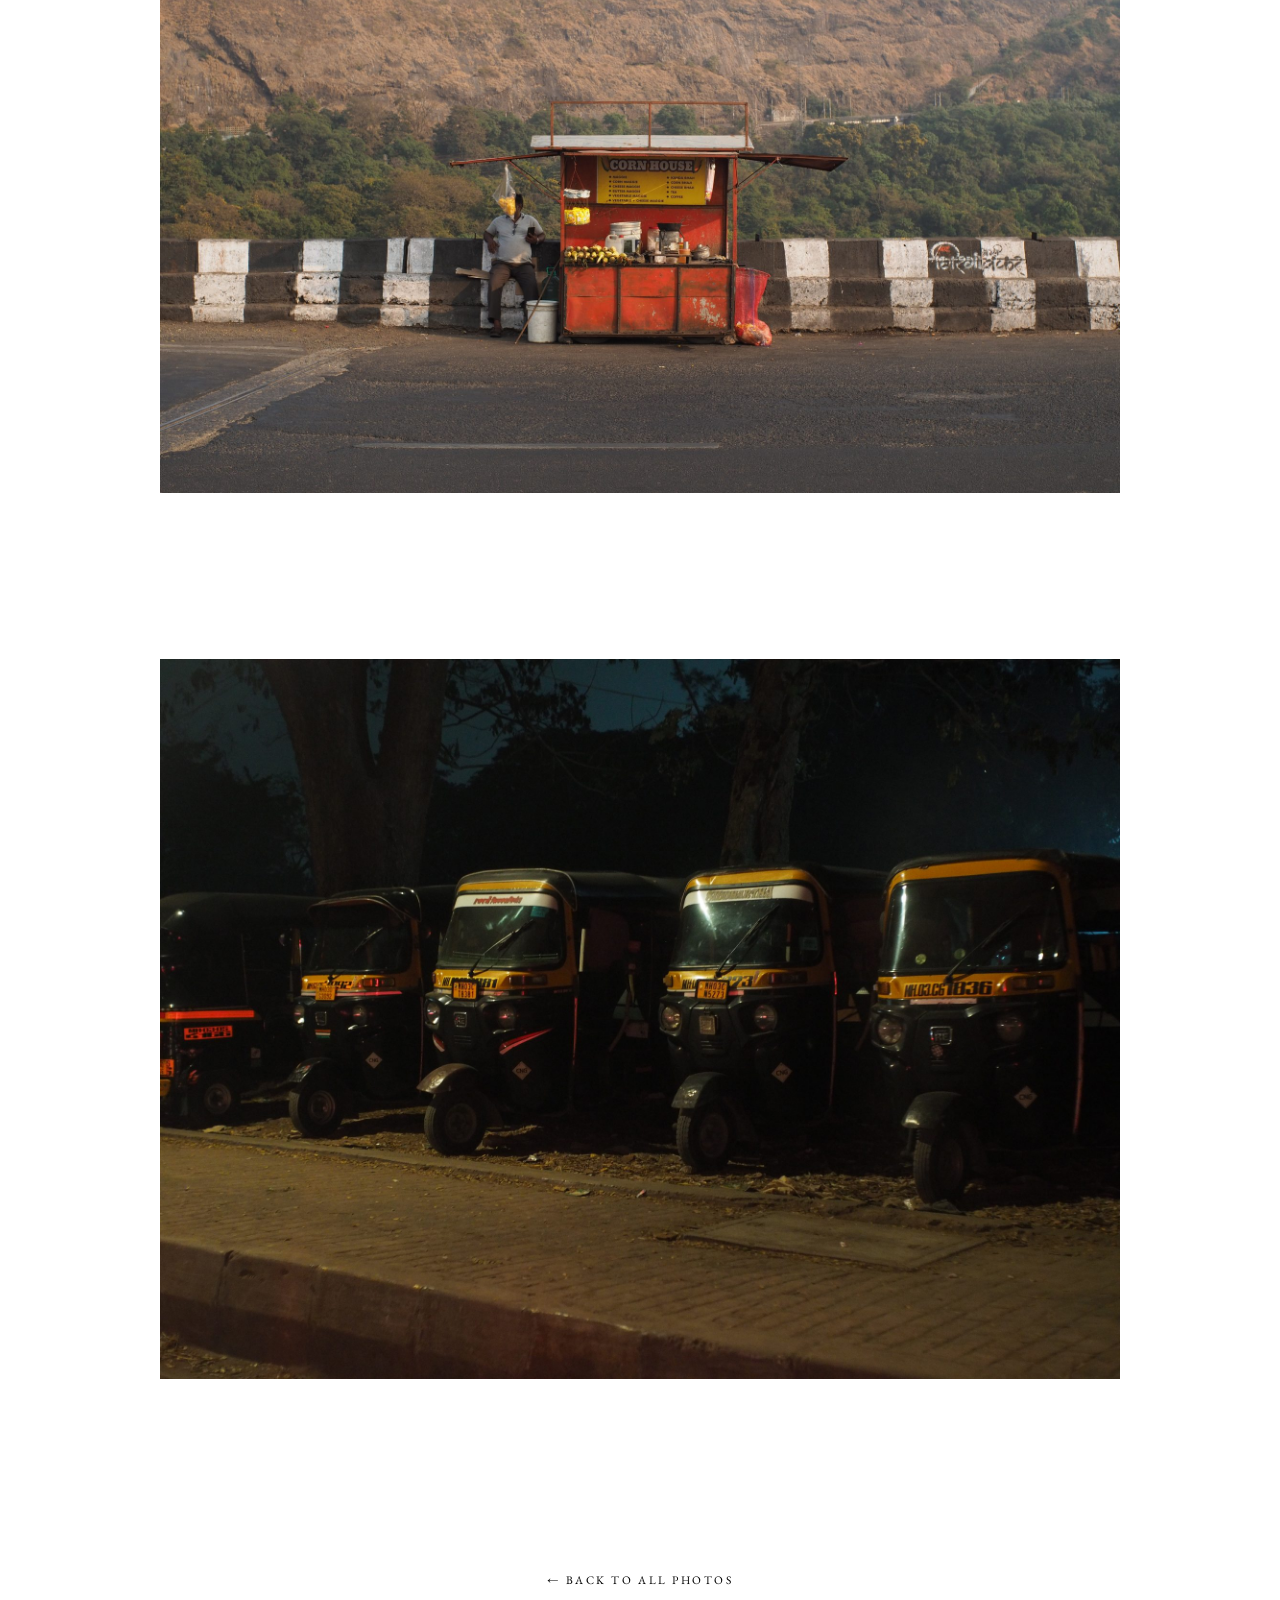
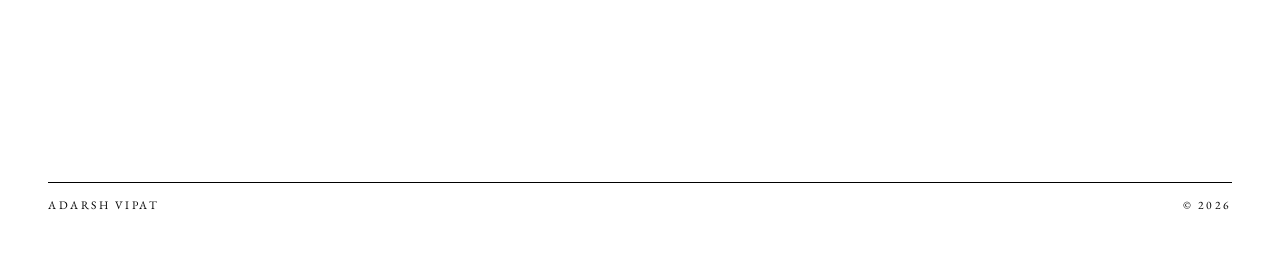
<file: india.html>
<!doctype html>
<html lang="en">
<head>
  <meta charset="utf-8">
  <meta name="viewport" content="width=device-width, initial-scale=1">

  <title>India 2026 — Adarsh Vipat</title>
  <meta name="description" content="Photographs from India 2026 by Adarsh Vipat.">
  <meta name="author" content="Adarsh Vipat">
  <link rel="canonical" href="https://adarshvipat.github.io/india.html">

  <meta property="og:type" content="website">
  <meta property="og:title" content="India 2026 — Adarsh Vipat">
  <meta property="og:description" content="Photographs from India 2026.">
  <meta property="og:url" content="https://adarshvipat.github.io/india.html">
  <meta property="og:image" content="https://adarshvipat.github.io/photos/P1093439.jpg">
  <meta property="og:image:width" content="2000">
  <meta property="og:image:height" content="1501">
  <meta property="og:image:alt" content="Shirts hung to dry over an ornate metal gate in warm afternoon light">
  <meta name="twitter:card" content="summary_large_image">
  <meta name="twitter:title" content="India 2026 — Adarsh Vipat">
  <meta name="twitter:image" content="https://adarshvipat.github.io/photos/P1093439.jpg">

  <meta name="theme-color" content="#ffffff">
  <link rel="icon" href="data:image/svg+xml,%3Csvg xmlns='http://www.w3.org/2000/svg' viewBox='0 0 64 64'%3E%3Crect width='64' height='64' fill='%23fff'/%3E%3Ctext x='32' y='47' font-family='Georgia,serif' font-size='44' text-anchor='middle' fill='%23000'%3EA%3C/text%3E%3C/svg%3E">

  <link rel="preconnect" href="https://fonts.googleapis.com">
  <link rel="preconnect" href="https://fonts.gstatic.com" crossorigin>
  <link rel="stylesheet" href="https://fonts.googleapis.com/css2?family=Cormorant+Garamond:ital,wght@0,300;0,400;0,500;1,300;1,400&family=EB+Garamond:ital,wght@0,400;0,500;1,400&display=swap">

  <link rel="stylesheet" href="style.css">
  <script>document.documentElement.classList.add("js");</script>
</head>
<body data-event="india">
  <header class="masthead masthead--event">
    <div class="masthead__top">
      <a href="index.html#india">&larr; Back</a>
      <span>Adarsh Vipat</span>
    </div>
    <h1 class="masthead__name">India 2026</h1>
    <p class="masthead__subtitle">January 2026</p>
  </header>

  <main>
    <section id="gallery" class="gallery" aria-label="Photographs"></section>
    <noscript><p class="noscript">Please enable JavaScript to view the photographs.</p></noscript>

    <a class="back-link" href="index.html#india">&larr; Back to all photos</a>
  </main>

  <footer class="footer">
    <span>Adarsh Vipat</span>
    <span>&copy; <span data-year>2026</span></span>
  </footer>

  <dialog id="lightbox" class="lightbox" aria-label="Photo viewer" tabindex="-1">
    <div class="lightbox__stage">
      <img class="lightbox__img" alt="">
    </div>
    <button type="button" class="lightbox__btn lightbox__close" aria-label="Close viewer">Close</button>
    <button type="button" class="lightbox__btn lightbox__prev" aria-label="Previous photo"><span aria-hidden="true">‹</span></button>
    <button type="button" class="lightbox__btn lightbox__next" aria-label="Next photo"><span aria-hidden="true">›</span></button>
    <p class="lightbox__counter" aria-hidden="true"></p>
    <p class="visually-hidden" aria-live="polite" data-status></p>
  </dialog>

  <script src="photos/sizes.js"></script>
  <script src="photos.js"></script>
  <script src="main.js"></script>
</body>
</html>
</file>
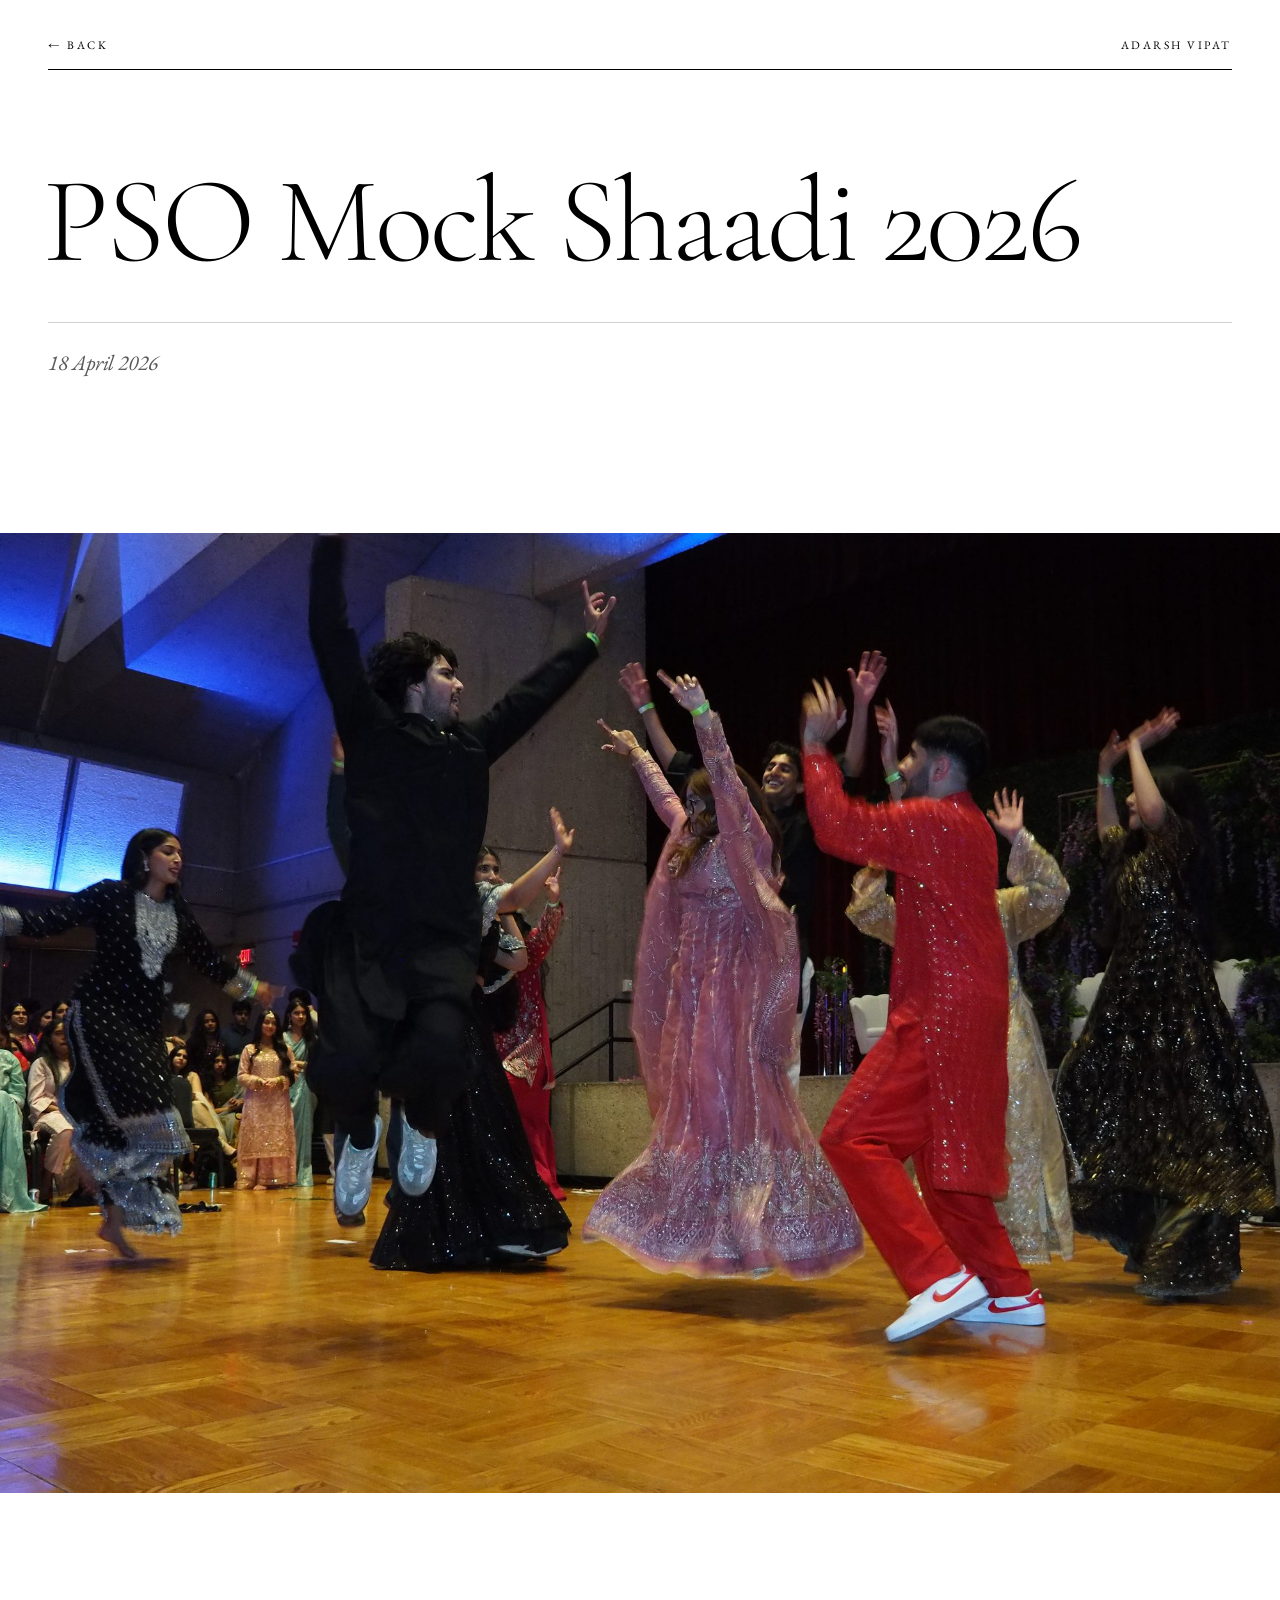
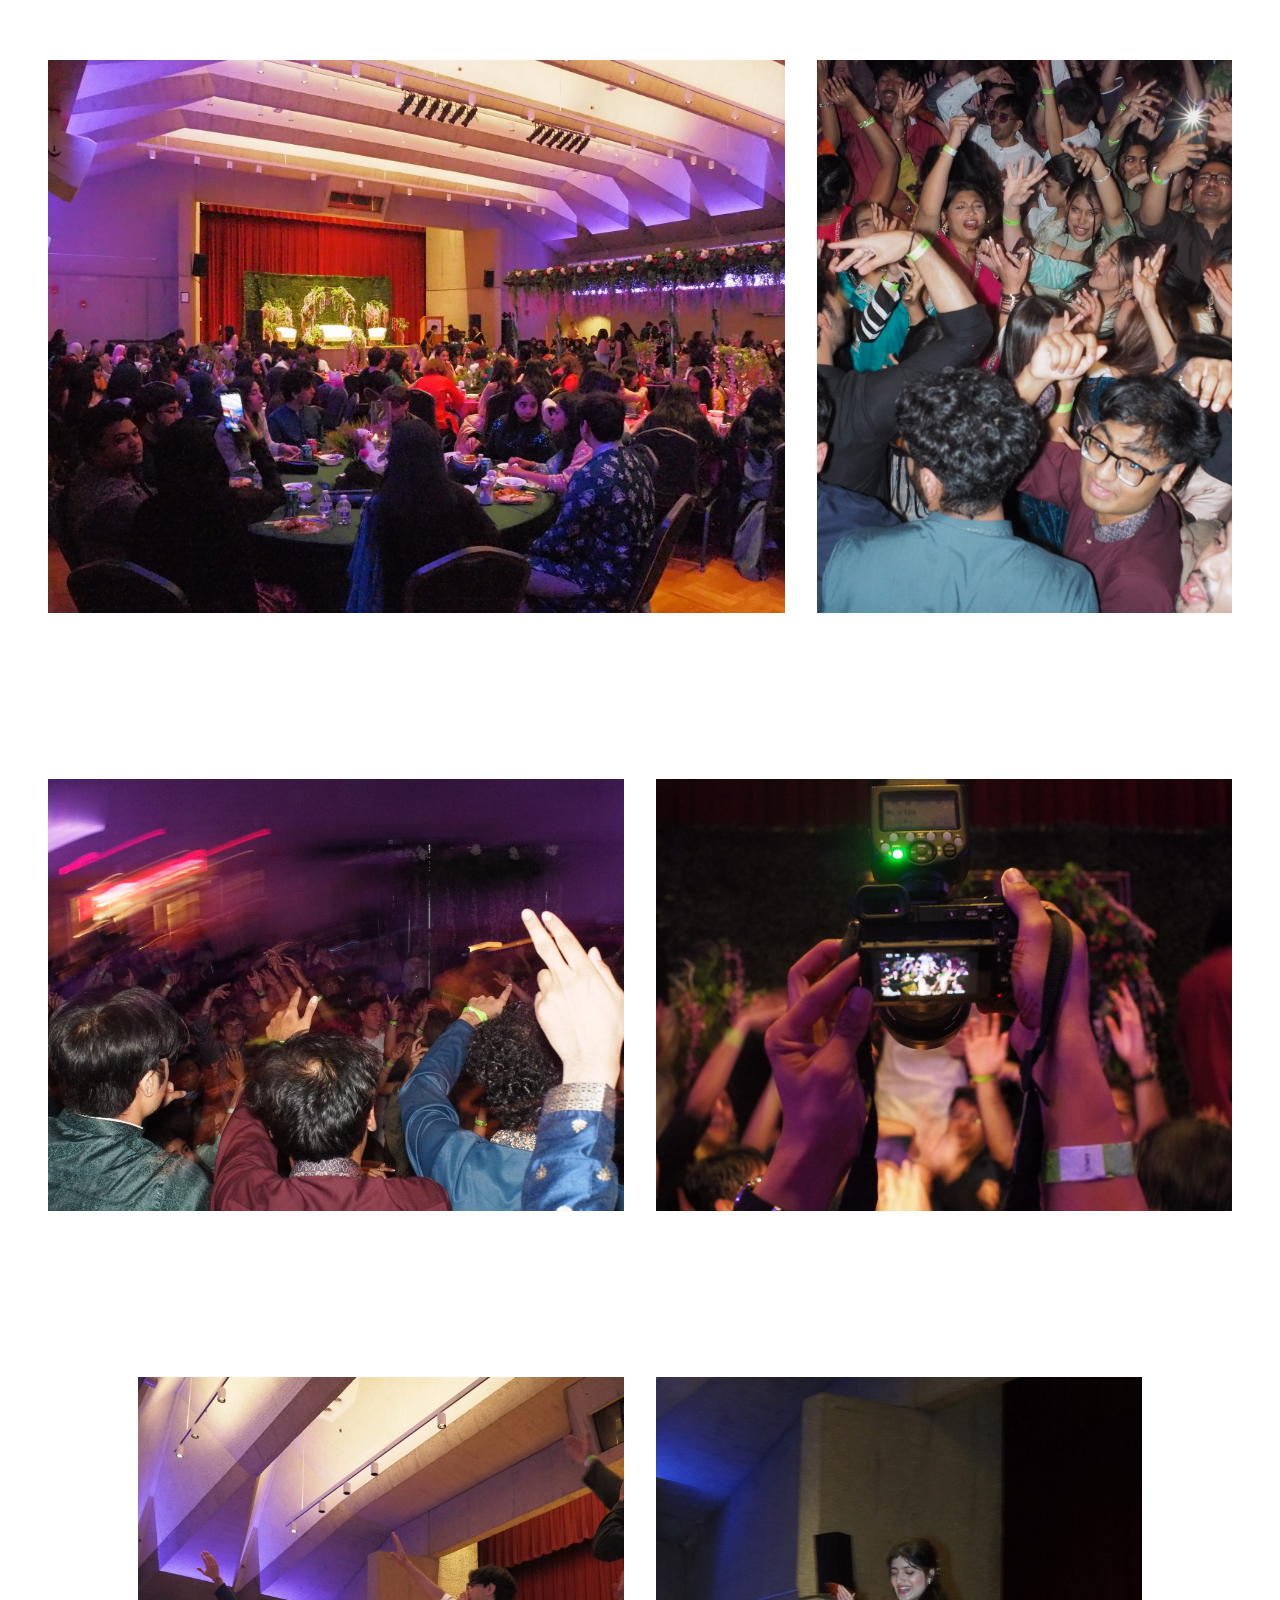
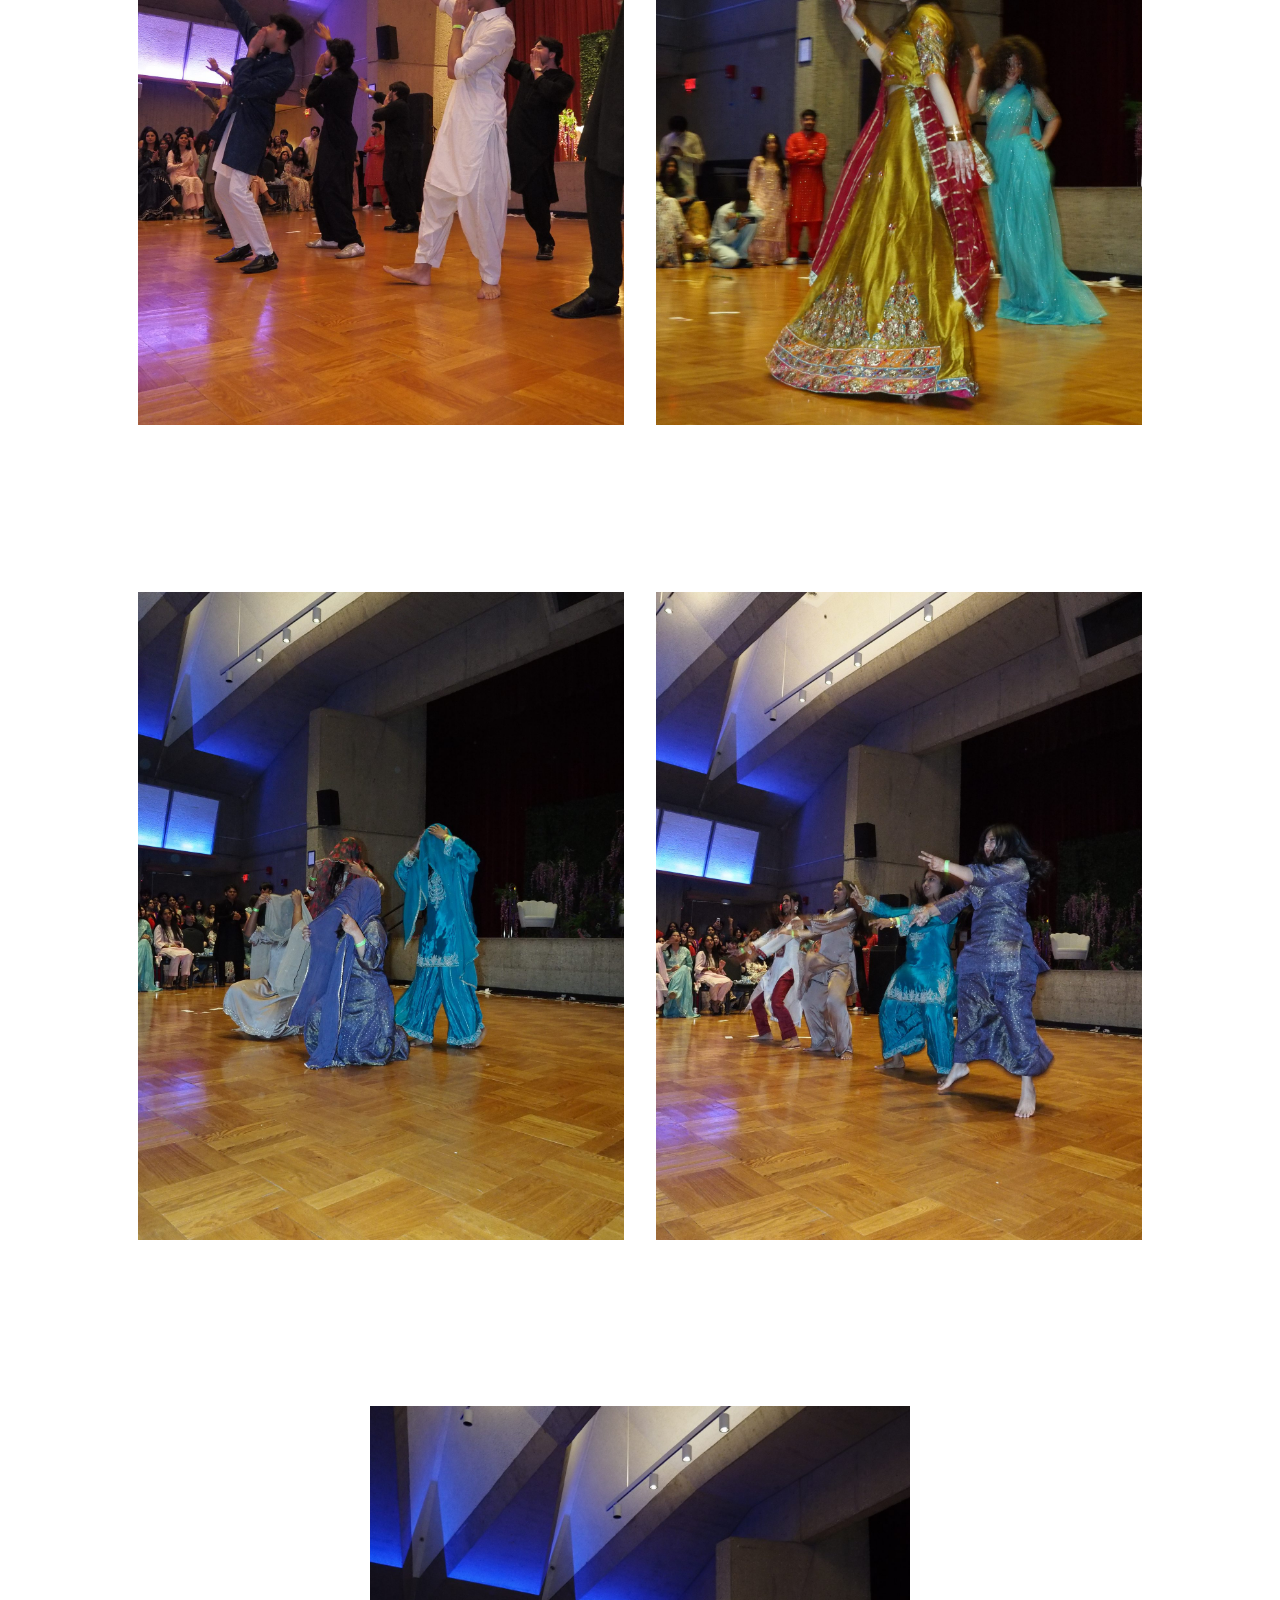
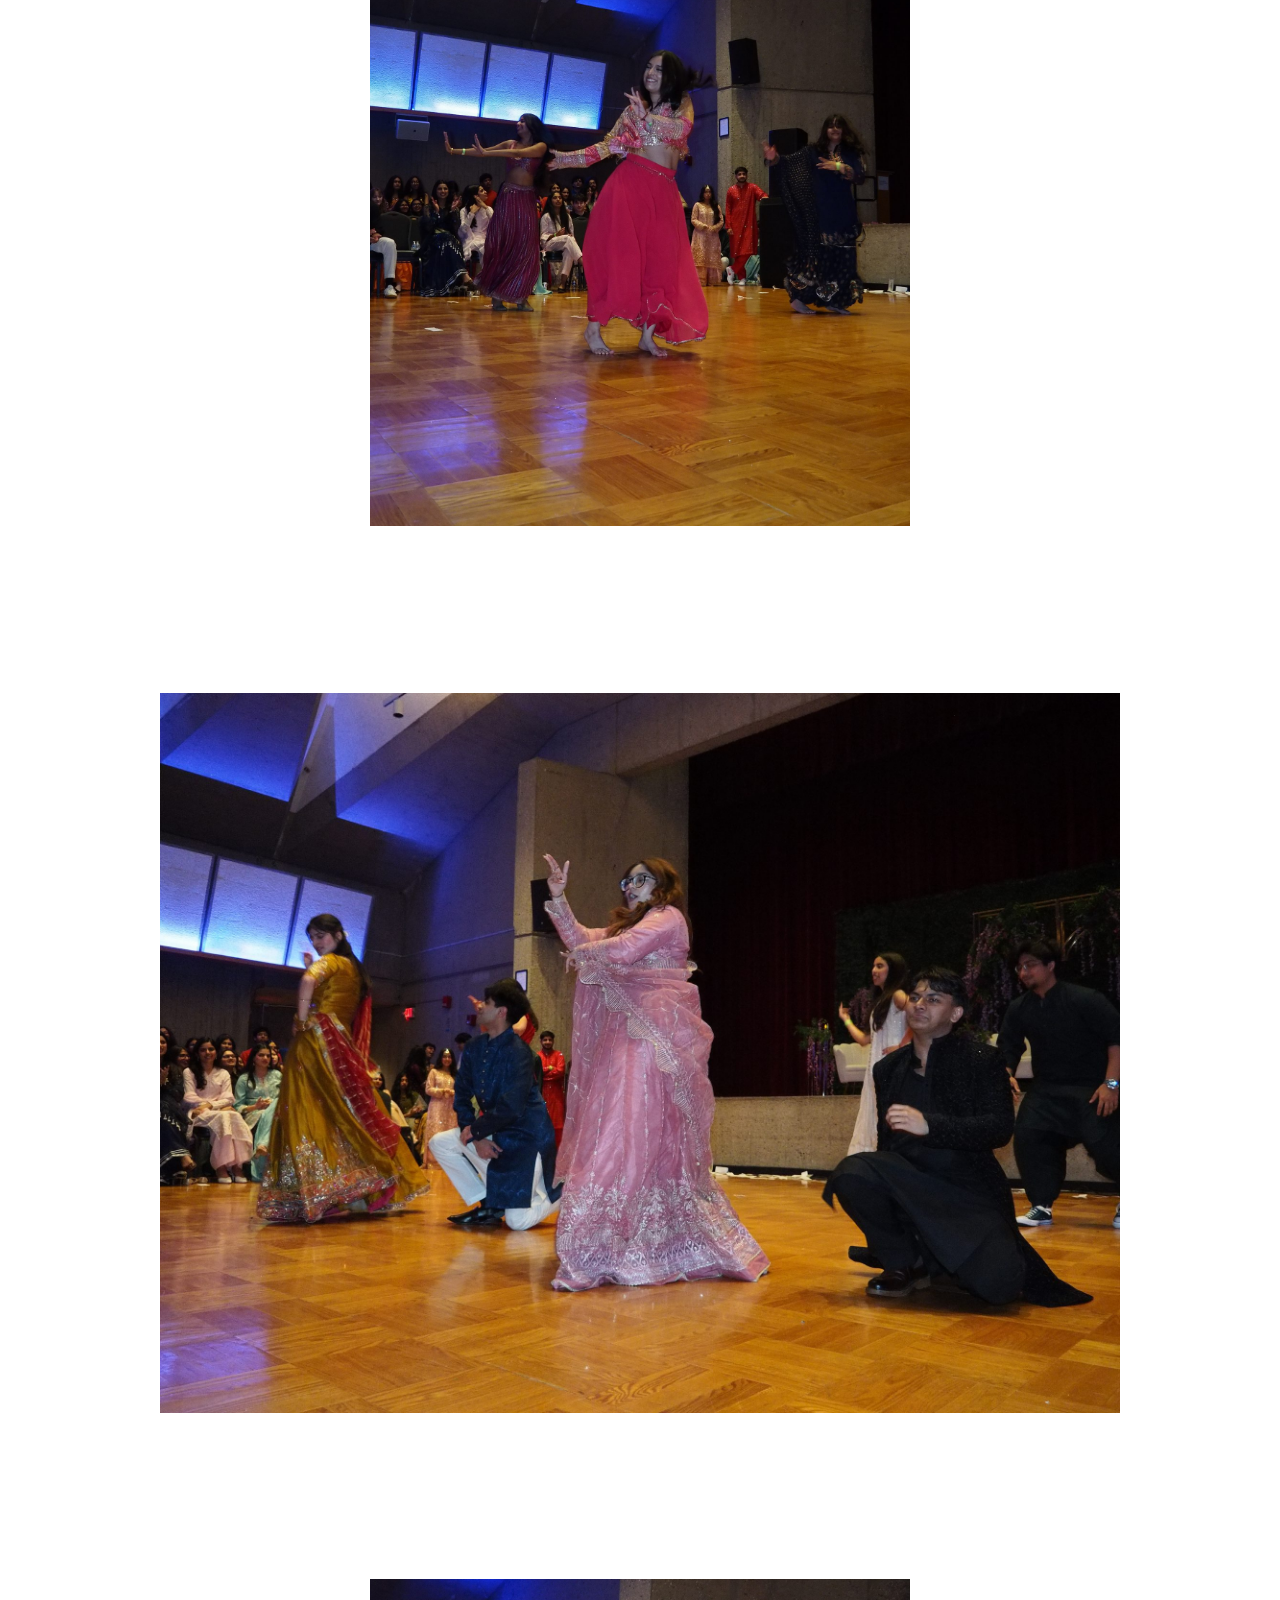
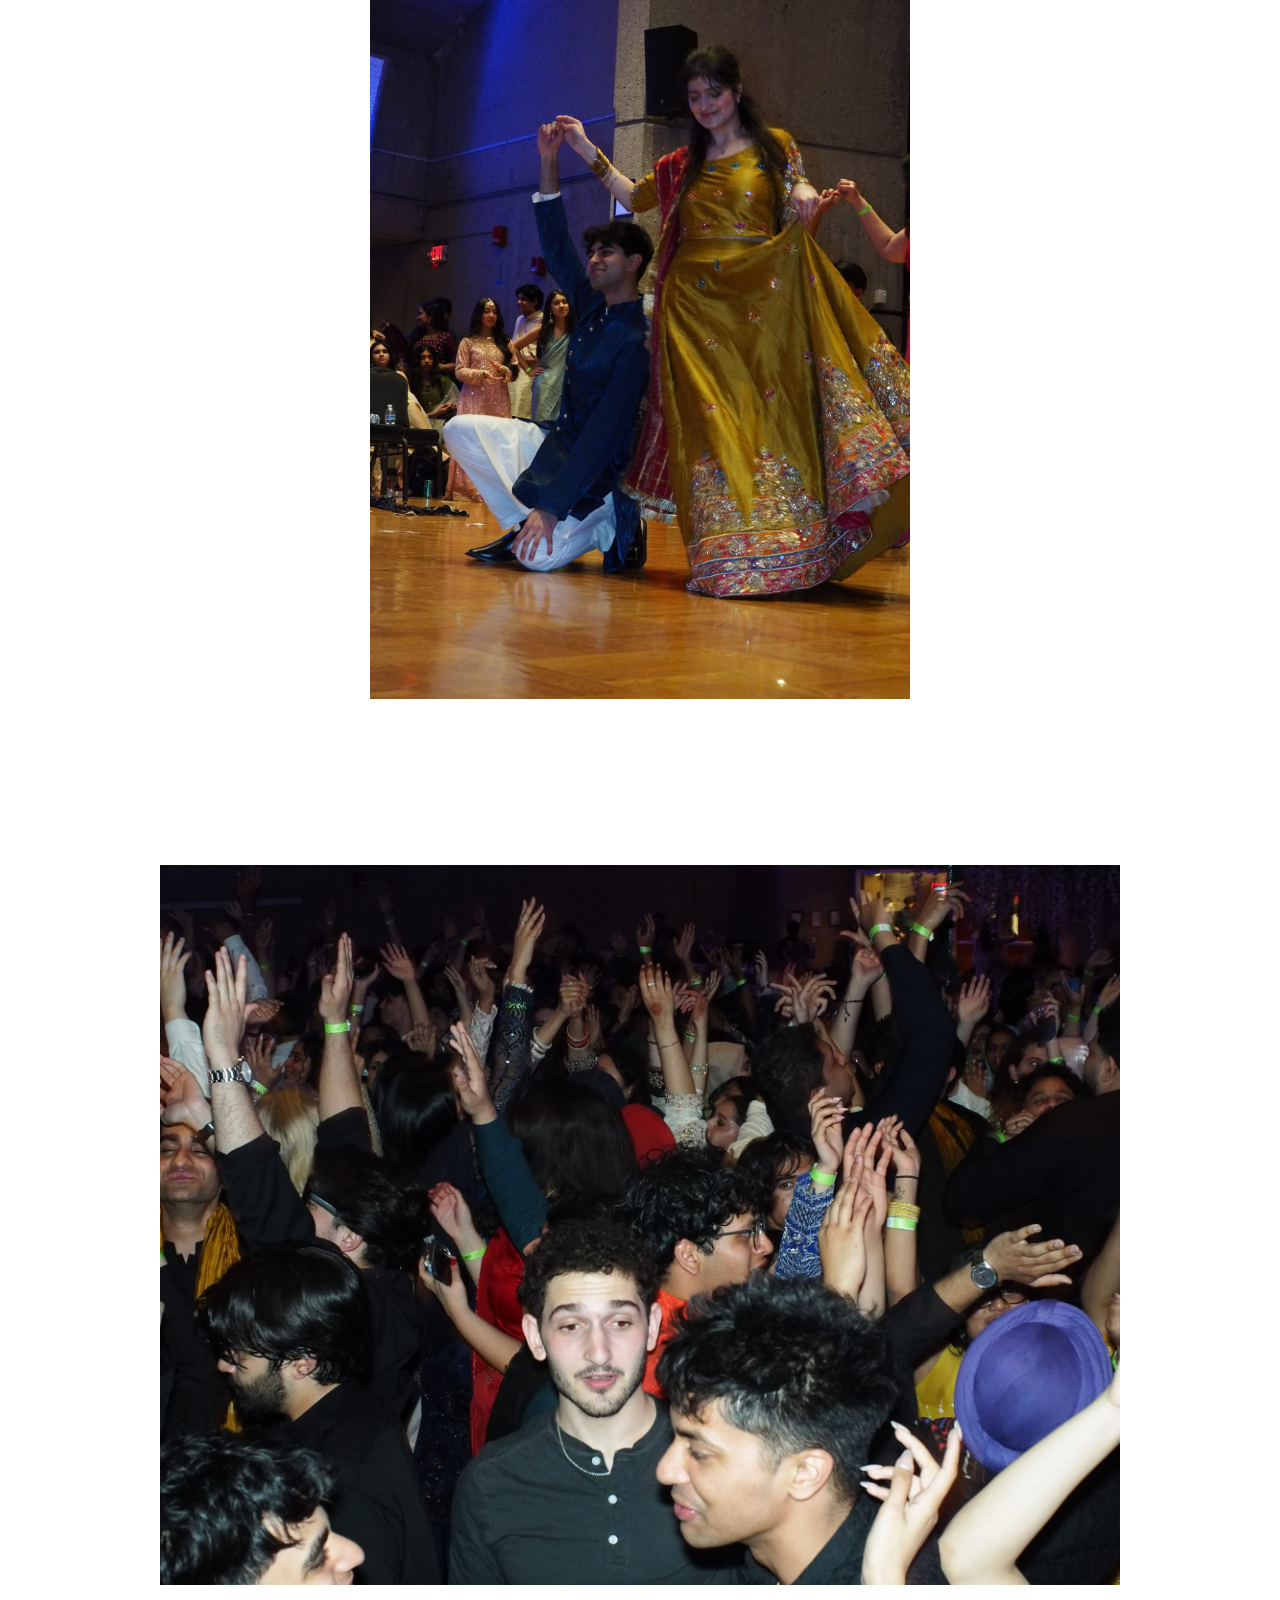
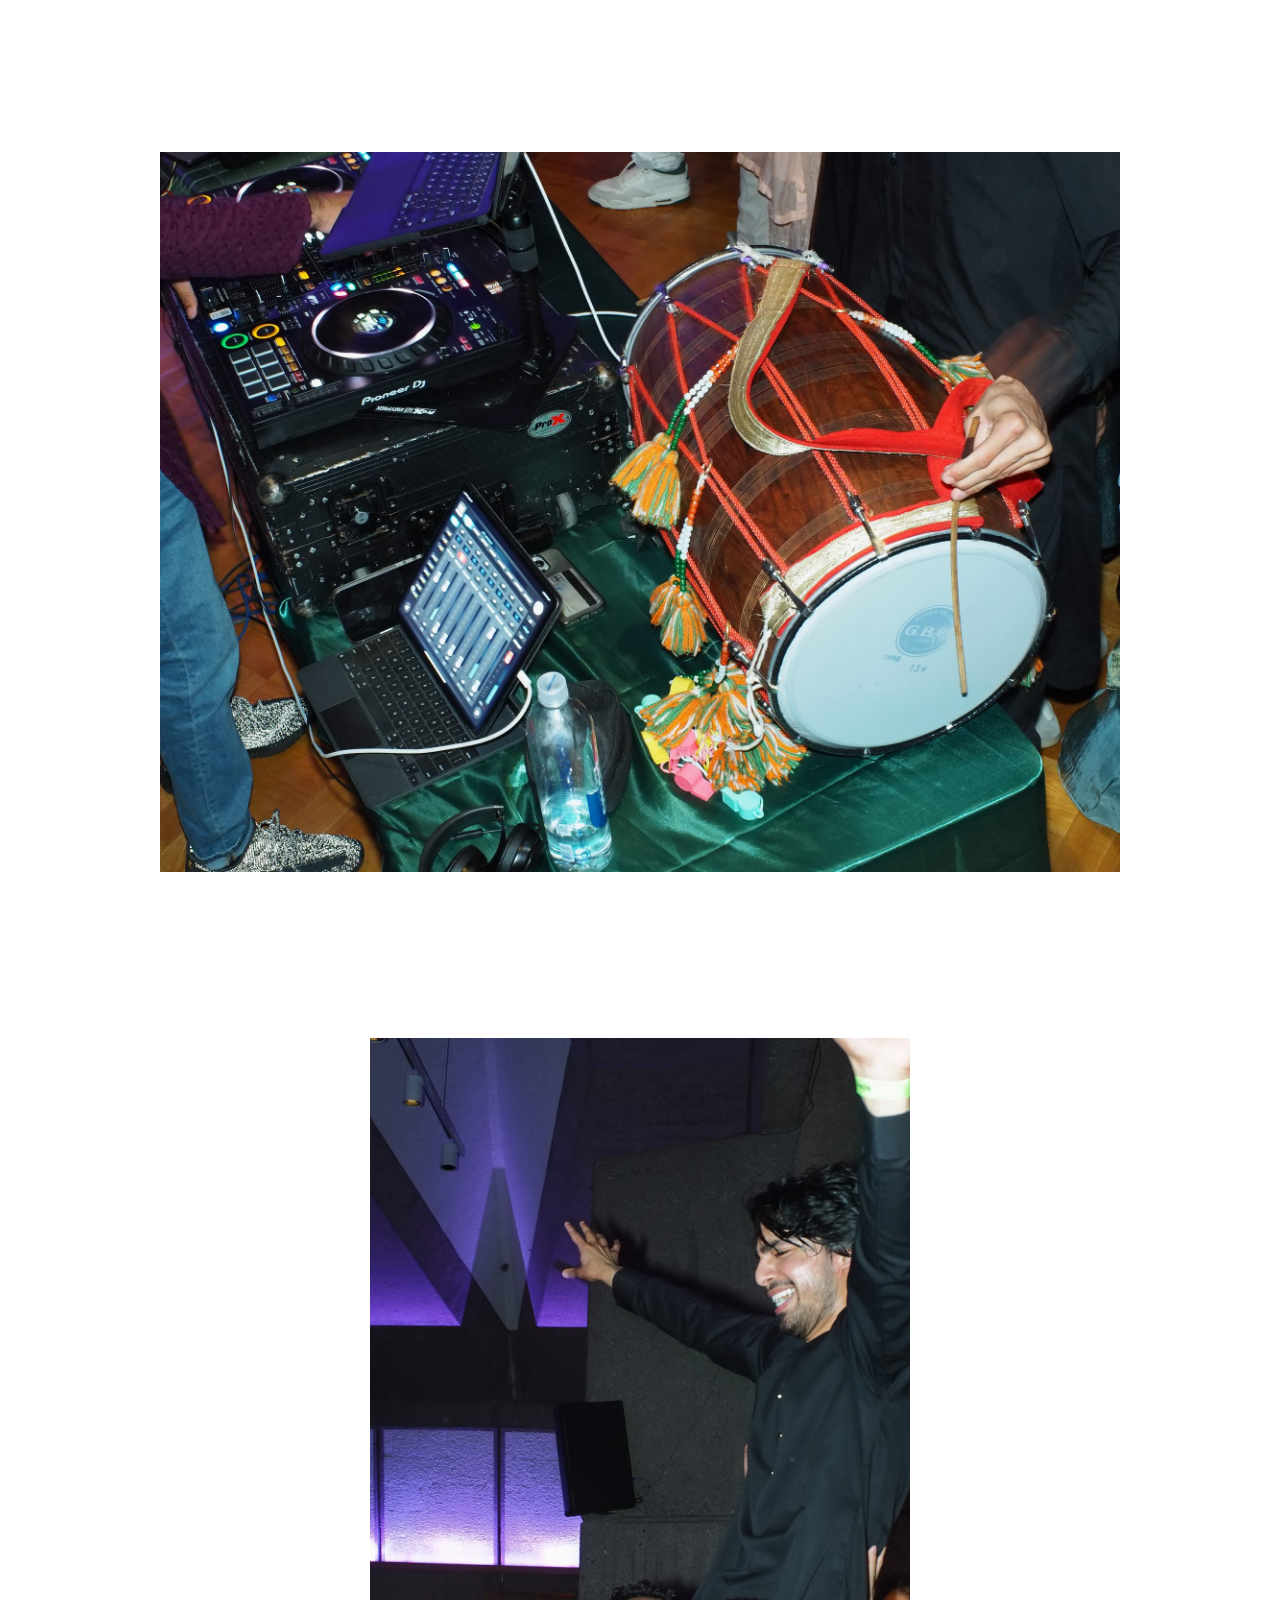
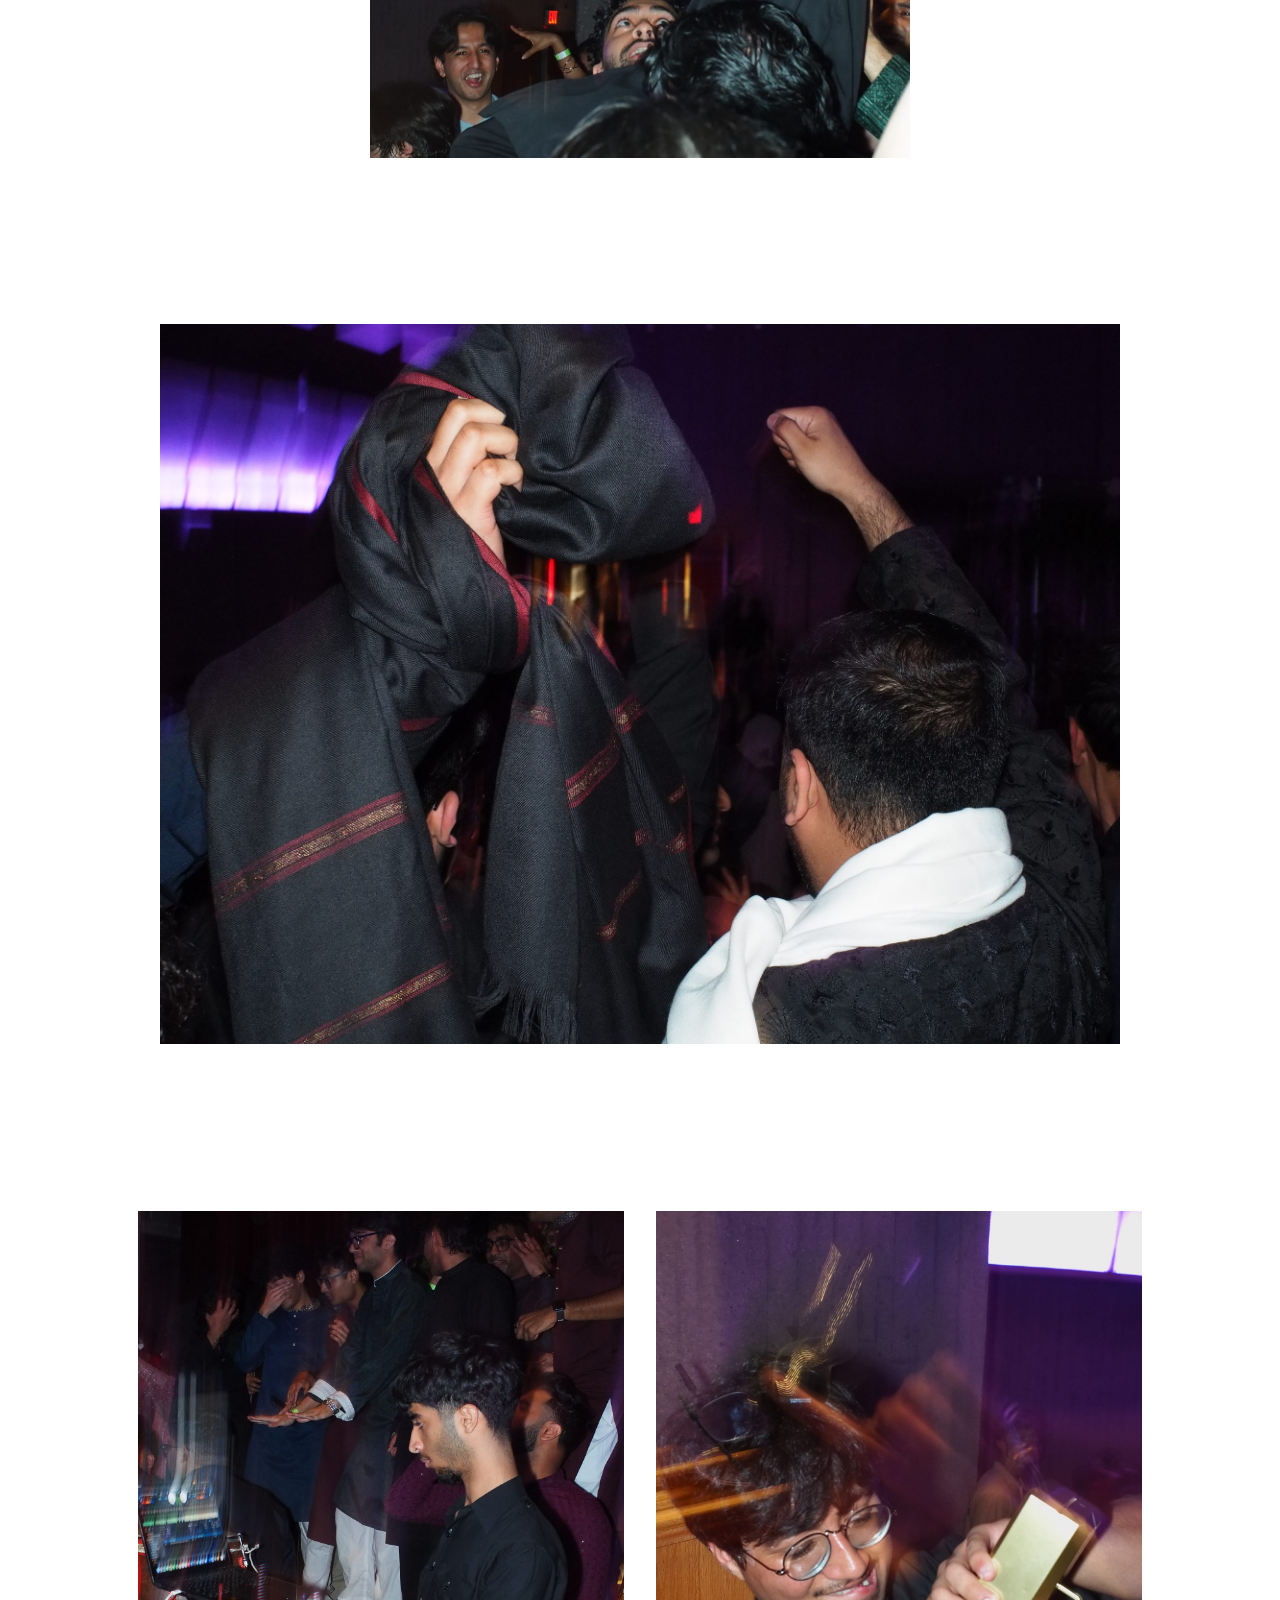
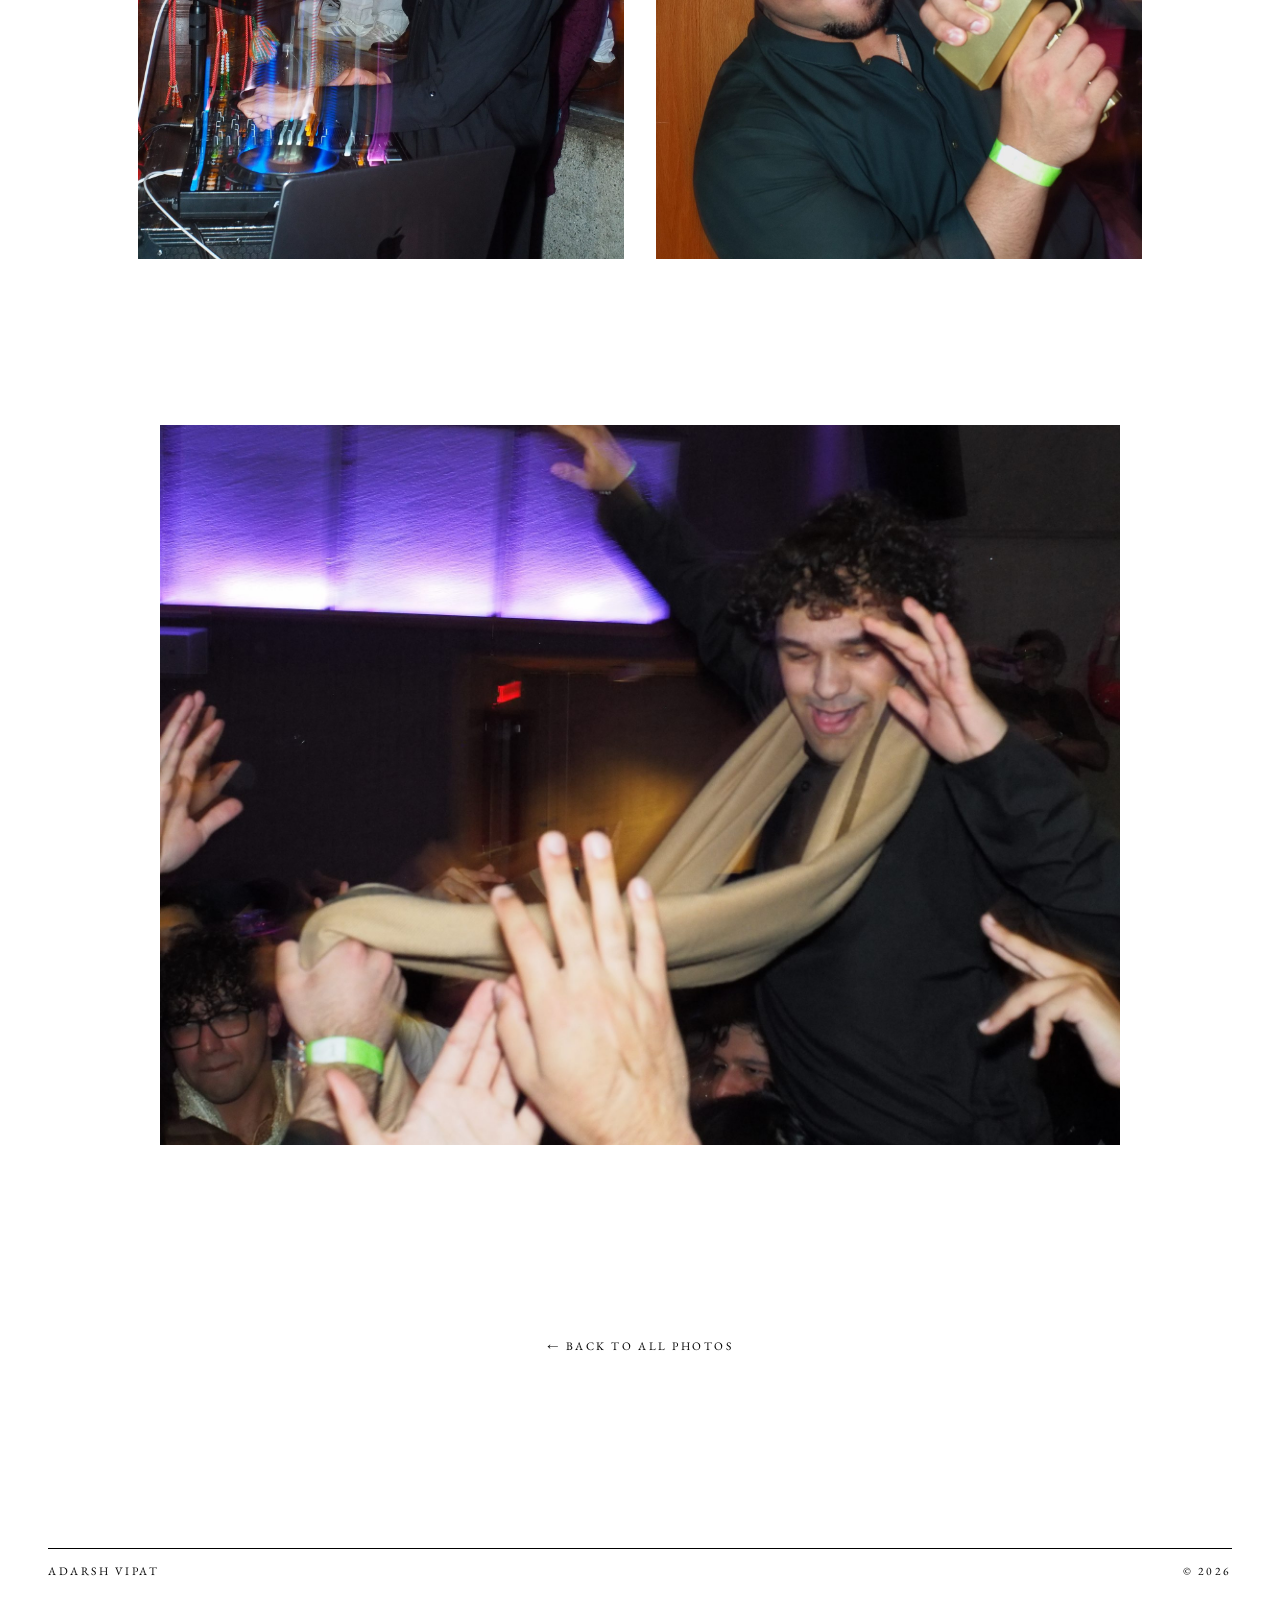
<file: mock-shaadi.html>
<!doctype html>
<html lang="en">
<head>
  <meta charset="utf-8">
  <meta name="viewport" content="width=device-width, initial-scale=1">

  <title>PSO Mock Shaadi 2026 — Adarsh Vipat</title>
  <meta name="description" content="Photographs from PSO Mock Shaadi 2026 by Adarsh Vipat.">
  <meta name="author" content="Adarsh Vipat">
  <link rel="canonical" href="https://adarshvipat.github.io/mock-shaadi.html">

  <meta property="og:type" content="website">
  <meta property="og:title" content="PSO Mock Shaadi 2026 — Adarsh Vipat">
  <meta property="og:description" content="Photographs from PSO Mock Shaadi 2026.">
  <meta property="og:url" content="https://adarshvipat.github.io/mock-shaadi.html">
  <meta property="og:image" content="https://adarshvipat.github.io/photos/P4186130.jpg">
  <meta property="og:image:width" content="2000">
  <meta property="og:image:height" content="1500">
  <meta property="og:image:alt" content="Dancers in traditional South Asian dress leap mid-performance across a polished wooden stage">
  <meta name="twitter:card" content="summary_large_image">
  <meta name="twitter:title" content="PSO Mock Shaadi 2026 — Adarsh Vipat">
  <meta name="twitter:image" content="https://adarshvipat.github.io/photos/P4186130.jpg">

  <meta name="theme-color" content="#ffffff">
  <link rel="icon" href="data:image/svg+xml,%3Csvg xmlns='http://www.w3.org/2000/svg' viewBox='0 0 64 64'%3E%3Crect width='64' height='64' fill='%23fff'/%3E%3Ctext x='32' y='47' font-family='Georgia,serif' font-size='44' text-anchor='middle' fill='%23000'%3EA%3C/text%3E%3C/svg%3E">

  <link rel="preconnect" href="https://fonts.googleapis.com">
  <link rel="preconnect" href="https://fonts.gstatic.com" crossorigin>
  <link rel="stylesheet" href="https://fonts.googleapis.com/css2?family=Cormorant+Garamond:ital,wght@0,300;0,400;0,500;1,300;1,400&family=EB+Garamond:ital,wght@0,400;0,500;1,400&display=swap">

  <link rel="stylesheet" href="style.css">
  <script>document.documentElement.classList.add("js");</script>
</head>
<body data-event="mock-shaadi">
  <header class="masthead masthead--event">
    <div class="masthead__top">
      <a href="index.html#mock-shaadi">&larr; Back</a>
      <span>Adarsh Vipat</span>
    </div>
    <h1 class="masthead__name">PSO Mock Shaadi 2026</h1>
    <p class="masthead__subtitle">18 April 2026</p>
  </header>

  <main>
    <section id="gallery" class="gallery" aria-label="Photographs"></section>
    <noscript><p class="noscript">Please enable JavaScript to view the photographs.</p></noscript>

    <a class="back-link" href="index.html#mock-shaadi">&larr; Back to all photos</a>
  </main>

  <footer class="footer">
    <span>Adarsh Vipat</span>
    <span>&copy; <span data-year>2026</span></span>
  </footer>

  <dialog id="lightbox" class="lightbox" aria-label="Photo viewer" tabindex="-1">
    <div class="lightbox__stage">
      <img class="lightbox__img" alt="">
    </div>
    <button type="button" class="lightbox__btn lightbox__close" aria-label="Close viewer">Close</button>
    <button type="button" class="lightbox__btn lightbox__prev" aria-label="Previous photo"><span aria-hidden="true">‹</span></button>
    <button type="button" class="lightbox__btn lightbox__next" aria-label="Next photo"><span aria-hidden="true">›</span></button>
    <p class="lightbox__counter" aria-hidden="true"></p>
    <p class="visually-hidden" aria-live="polite" data-status></p>
  </dialog>

  <script src="photos/sizes.js"></script>
  <script src="photos.js"></script>
  <script src="main.js"></script>
</body>
</html>
</file>
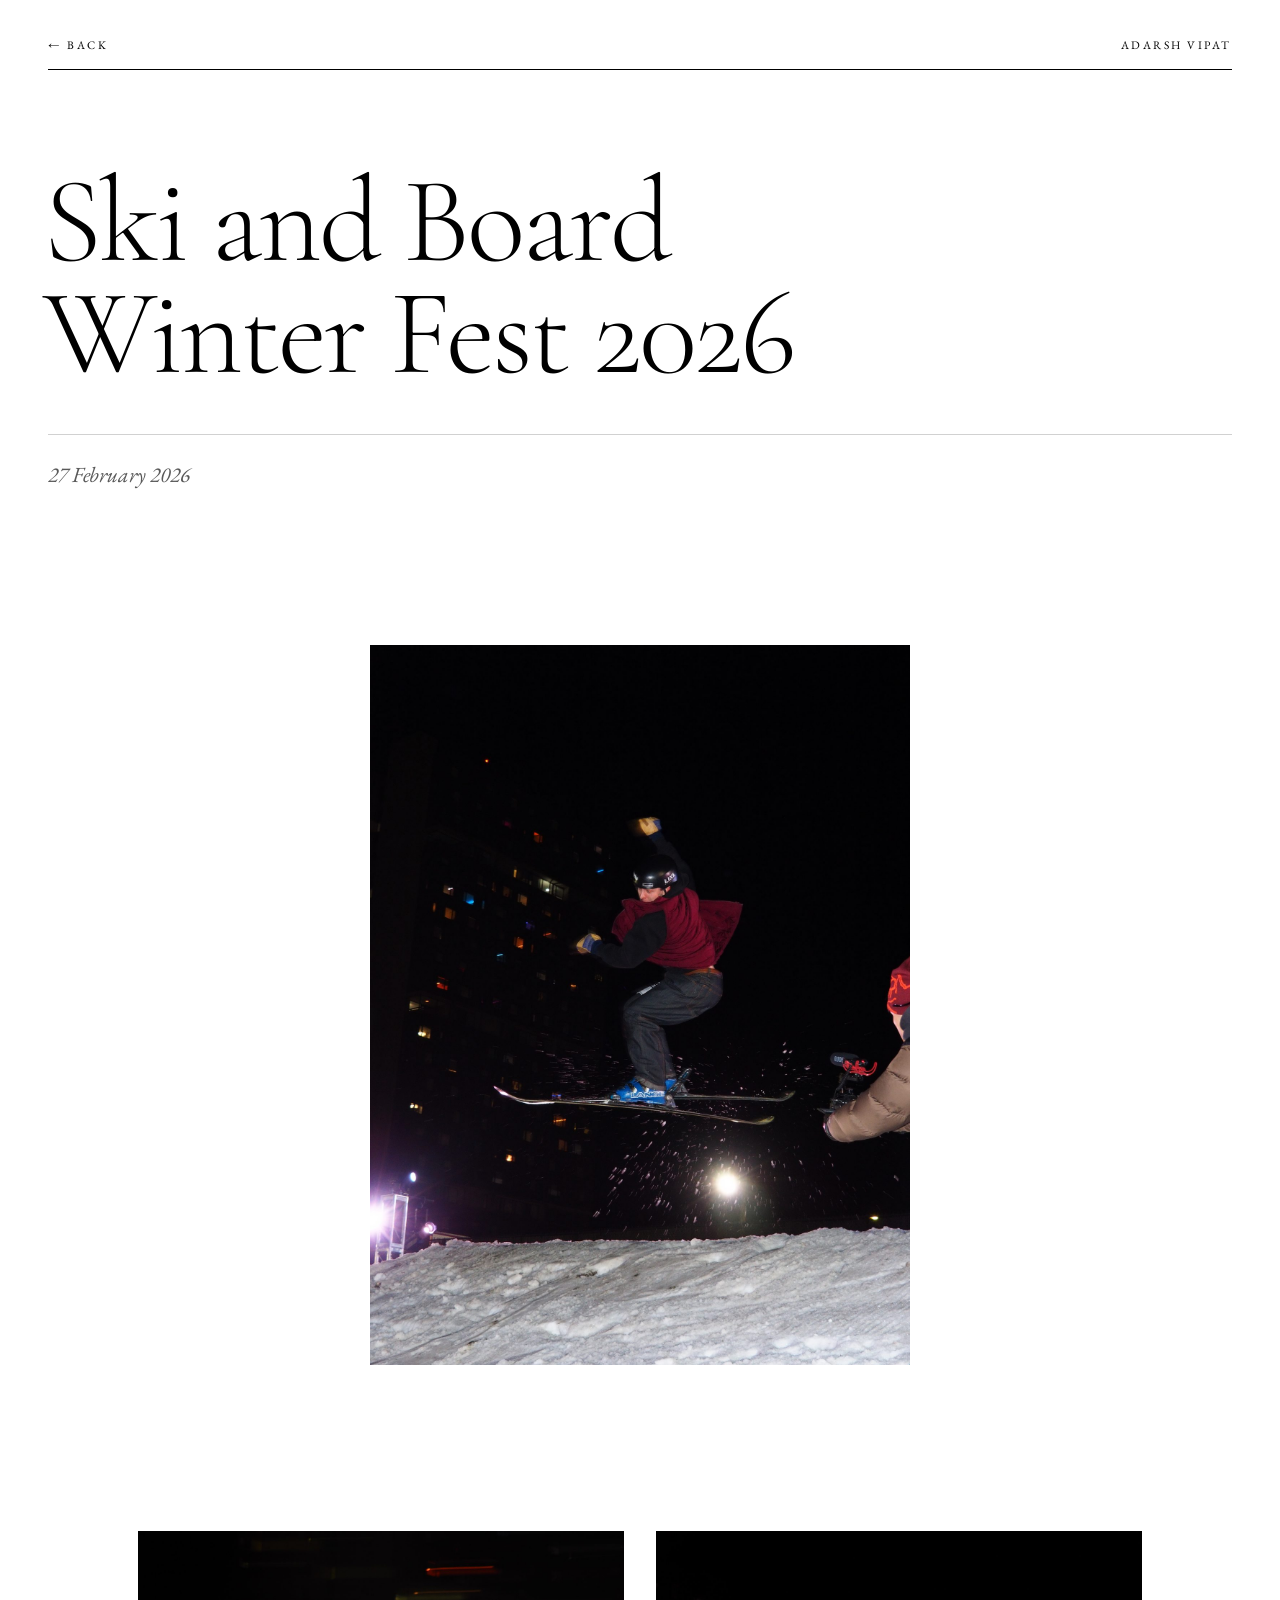
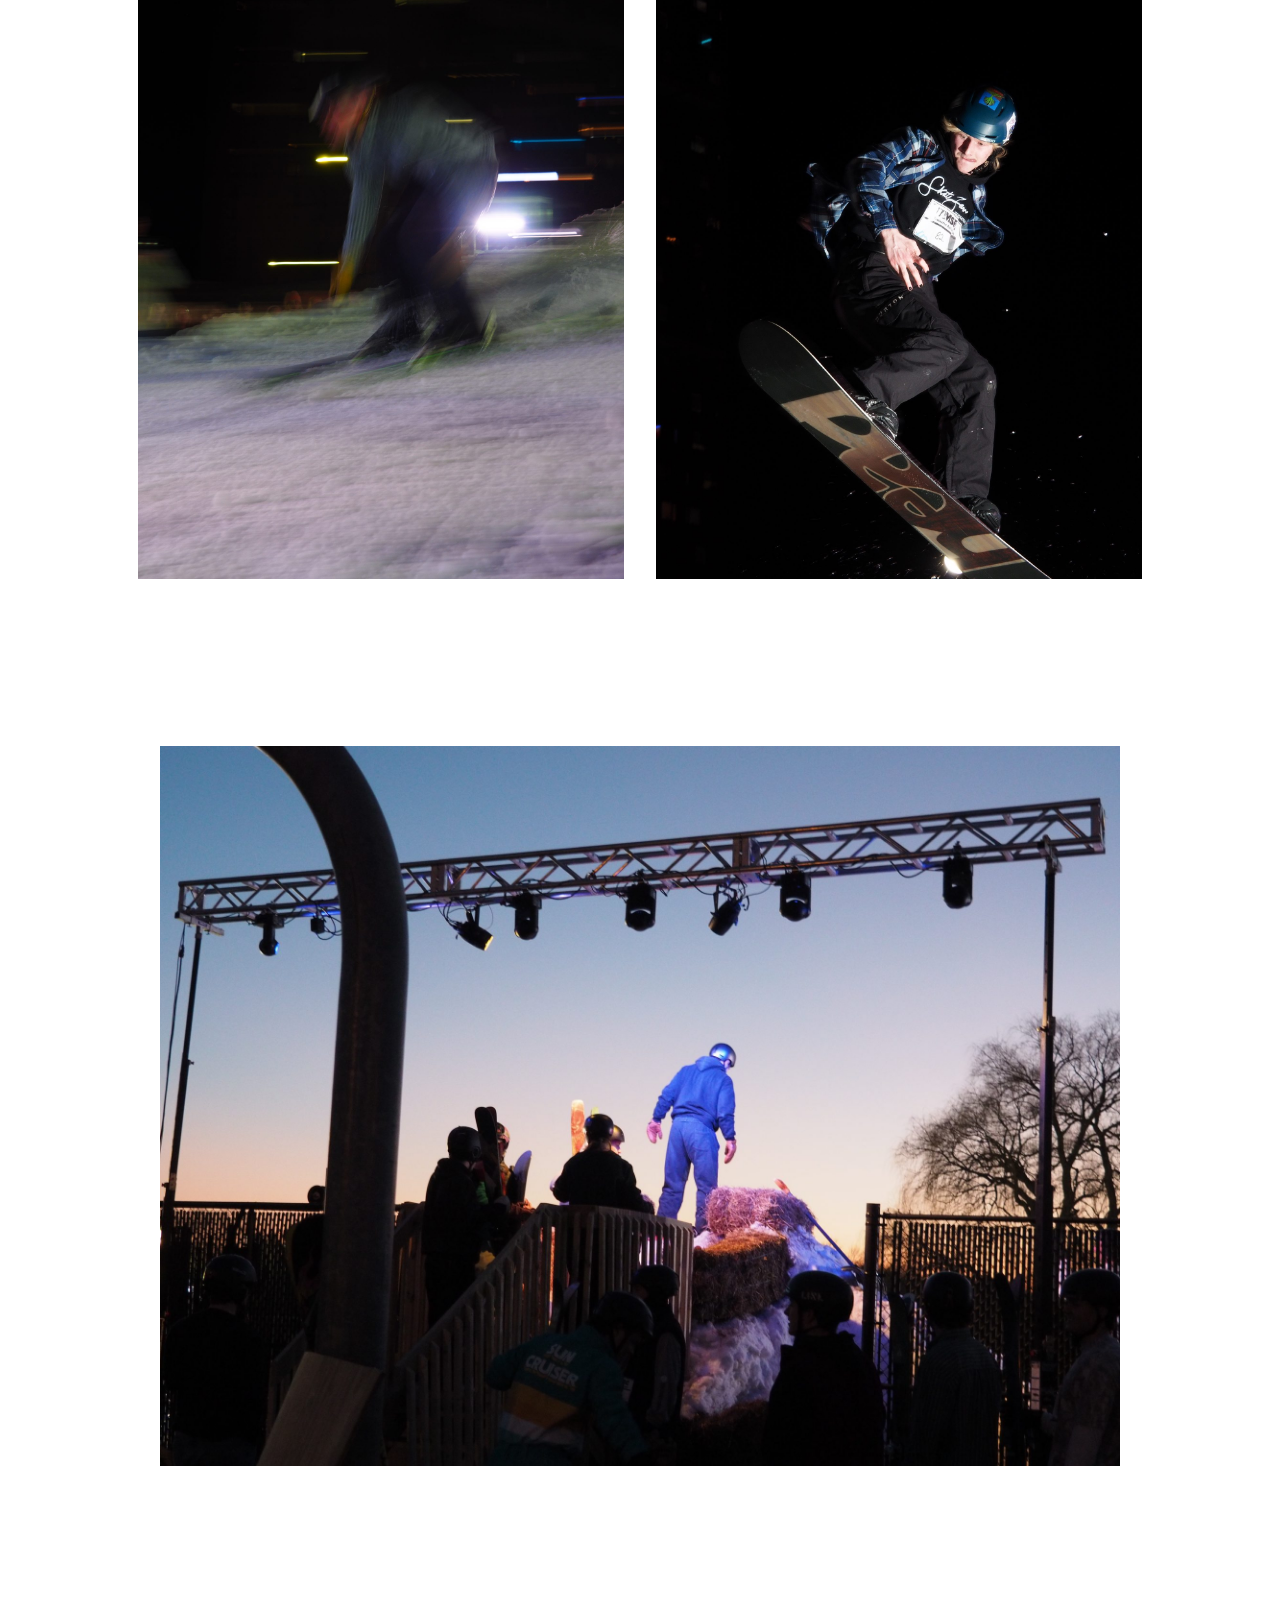
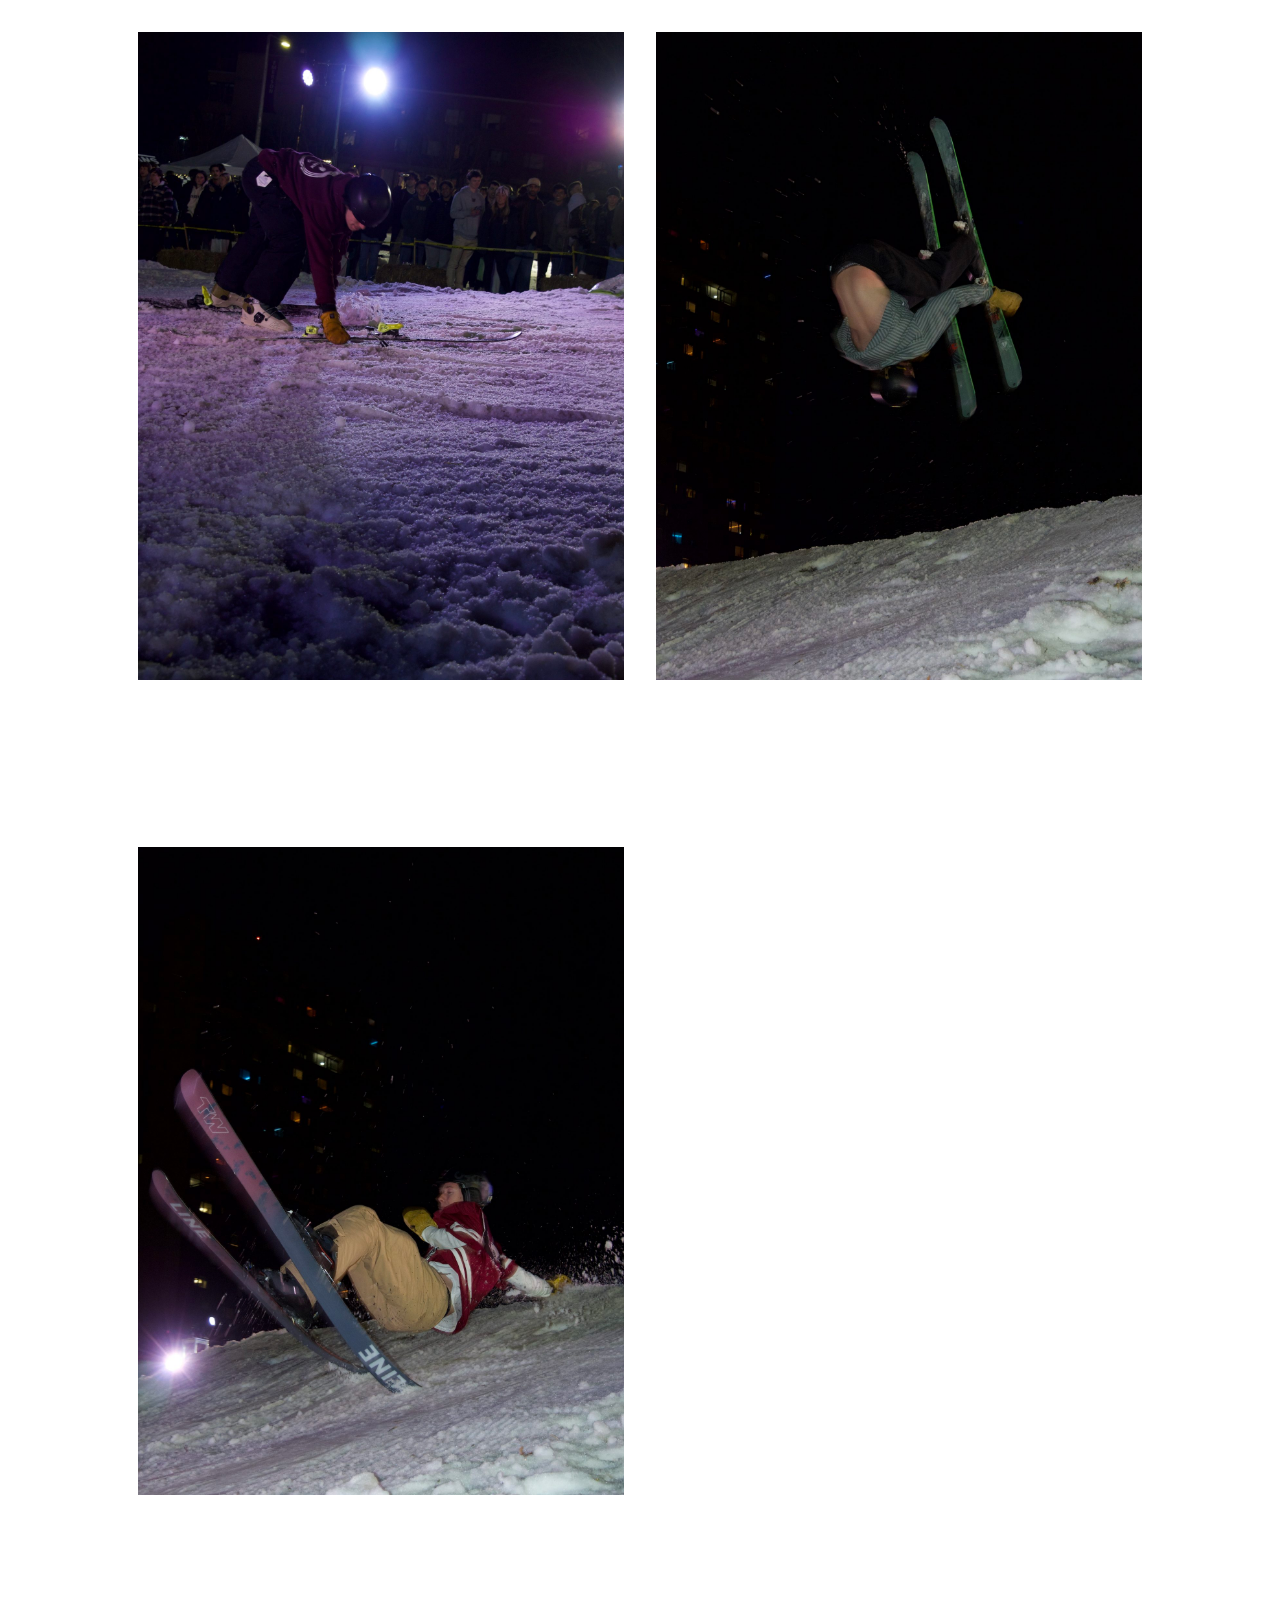
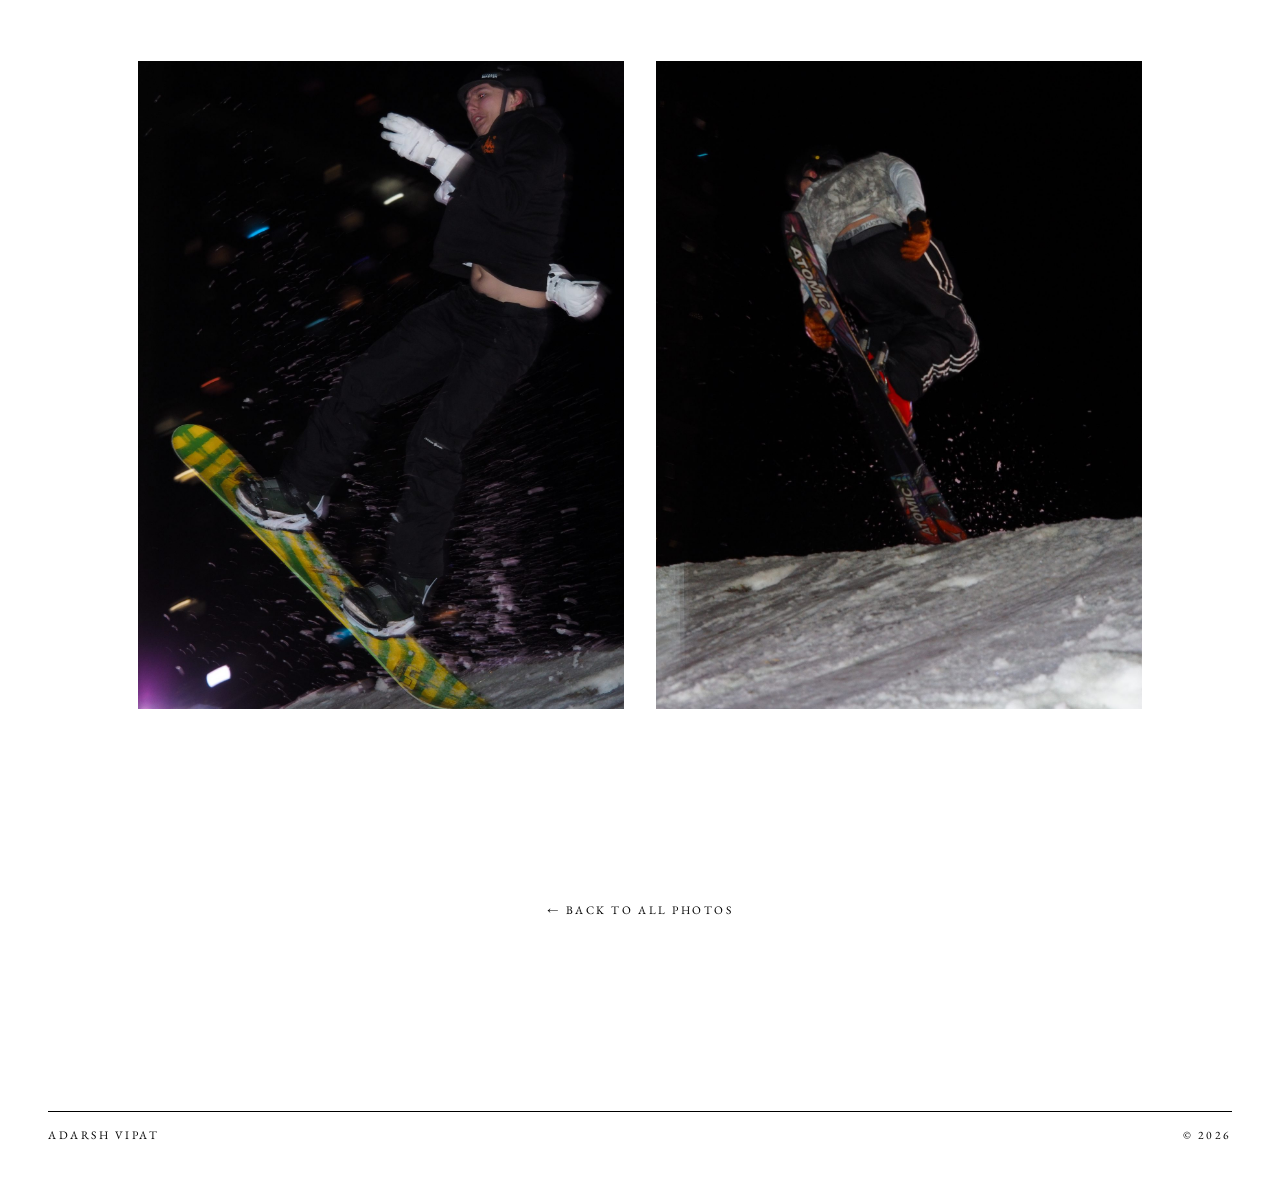
<file: winter-fest.html>
<!doctype html>
<html lang="en">
<head>
  <meta charset="utf-8">
  <meta name="viewport" content="width=device-width, initial-scale=1">

  <title>Ski and Board Winter Fest 2026 — Adarsh Vipat</title>
  <meta name="description" content="Photographs from Ski and Board Winter Fest 2026 by Adarsh Vipat.">
  <meta name="author" content="Adarsh Vipat">
  <link rel="canonical" href="https://adarshvipat.github.io/winter-fest.html">

  <meta property="og:type" content="website">
  <meta property="og:title" content="Ski and Board Winter Fest 2026 — Adarsh Vipat">
  <meta property="og:description" content="Photographs from Ski and Board Winter Fest 2026.">
  <meta property="og:url" content="https://adarshvipat.github.io/winter-fest.html">
  <meta property="og:image" content="https://adarshvipat.github.io/photos/picture10.jpg">
  <meta property="og:image:width" content="1500">
  <meta property="og:image:height" content="2000">
  <meta property="og:image:alt" content="A skier blurred by motion against streaks of city light at night">
  <meta name="twitter:card" content="summary_large_image">
  <meta name="twitter:title" content="Ski and Board Winter Fest 2026 — Adarsh Vipat">
  <meta name="twitter:image" content="https://adarshvipat.github.io/photos/picture10.jpg">

  <meta name="theme-color" content="#ffffff">
  <link rel="icon" href="data:image/svg+xml,%3Csvg xmlns='http://www.w3.org/2000/svg' viewBox='0 0 64 64'%3E%3Crect width='64' height='64' fill='%23fff'/%3E%3Ctext x='32' y='47' font-family='Georgia,serif' font-size='44' text-anchor='middle' fill='%23000'%3EA%3C/text%3E%3C/svg%3E">

  <link rel="preconnect" href="https://fonts.googleapis.com">
  <link rel="preconnect" href="https://fonts.gstatic.com" crossorigin>
  <link rel="stylesheet" href="https://fonts.googleapis.com/css2?family=Cormorant+Garamond:ital,wght@0,300;0,400;0,500;1,300;1,400&family=EB+Garamond:ital,wght@0,400;0,500;1,400&display=swap">

  <link rel="stylesheet" href="style.css">
  <script>document.documentElement.classList.add("js");</script>
</head>
<body data-event="winter-fest">
  <header class="masthead masthead--event">
    <div class="masthead__top">
      <a href="index.html#winter-fest">&larr; Back</a>
      <span>Adarsh Vipat</span>
    </div>
    <h1 class="masthead__name">Ski and Board Winter Fest 2026</h1>
    <p class="masthead__subtitle">27 February 2026</p>
  </header>

  <main>
    <section id="gallery" class="gallery" aria-label="Photographs"></section>
    <noscript><p class="noscript">Please enable JavaScript to view the photographs.</p></noscript>

    <a class="back-link" href="index.html#winter-fest">&larr; Back to all photos</a>
  </main>

  <footer class="footer">
    <span>Adarsh Vipat</span>
    <span>&copy; <span data-year>2026</span></span>
  </footer>

  <dialog id="lightbox" class="lightbox" aria-label="Photo viewer" tabindex="-1">
    <div class="lightbox__stage">
      <img class="lightbox__img" alt="">
    </div>
    <button type="button" class="lightbox__btn lightbox__close" aria-label="Close viewer">Close</button>
    <button type="button" class="lightbox__btn lightbox__prev" aria-label="Previous photo"><span aria-hidden="true">‹</span></button>
    <button type="button" class="lightbox__btn lightbox__next" aria-label="Next photo"><span aria-hidden="true">›</span></button>
    <p class="lightbox__counter" aria-hidden="true"></p>
    <p class="visually-hidden" aria-live="polite" data-status></p>
  </dialog>

  <script src="photos/sizes.js"></script>
  <script src="photos.js"></script>
  <script src="main.js"></script>
</body>
</html>
</file>
<file: style.css>
/* ── Foundations ───────────────────────────────────────────────────────── */

:root {
  --ink: #000;
  --paper: #fff;
  --quiet: #595959;            /* secondary text; still black-and-white */
  --hairline: rgba(0, 0, 0, 0.18);

  --display: "Cormorant Garamond", "Cormorant", Garamond, "Times New Roman", serif;
  --text: "EB Garamond", Garamond, Georgia, serif;

  --gutter: clamp(1rem, 4vw, 3rem);
  --column: 1240px;              /* rows of photos */
  --single: 1080px;              /* a photo on its own */
  --row-gap: clamp(0.75rem, 2.5vw, 2.25rem);
  --photo-gap: clamp(5rem, 13vw, 11rem);
}

*,
*::before,
*::after { box-sizing: border-box; }

html {
  -webkit-text-size-adjust: 100%;
  scroll-behavior: smooth;
}
html:has(dialog[open]) { overflow: hidden; }

body {
  margin: 0;
  background: var(--paper);
  color: var(--ink);
  font-family: var(--text);
  font-size: clamp(1.125rem, 0.4vw + 1rem, 1.3rem);
  line-height: 1.6;
  -webkit-font-smoothing: antialiased;
  text-rendering: optimizeLegibility;
}

img { display: block; max-width: 100%; }

a {
  color: inherit;
  text-decoration: underline;
  text-decoration-thickness: 1px;
  text-underline-offset: 0.22em;
  transition: text-decoration-color 0.3s ease;
}
a:hover { text-decoration-color: transparent; }

:focus-visible { outline: 1px solid var(--ink); outline-offset: 4px; }

.visually-hidden {
  position: absolute !important;
  width: 1px; height: 1px;
  overflow: hidden;
  clip: rect(0 0 0 0);
  white-space: nowrap;
}

.skip-link {
  position: absolute;
  left: var(--gutter);
  top: -4rem;
  background: var(--paper);
  padding: 0.5rem 0.75rem;
  z-index: 10;
}
.skip-link:focus { top: 1rem; }

/* Small letter-spaced caps used for quiet labels throughout */
.masthead__top,
.event-link__more,
.back-link,
.about__label,
.footer,
.lightbox__btn,
.lightbox__counter {
  font-family: var(--text);
  font-size: 0.72rem;
  letter-spacing: 0.22em;
  text-transform: uppercase;
}

/* ── Masthead ──────────────────────────────────────────────────────────── */

.masthead {
  max-width: calc(var(--column) + 2 * var(--gutter));
  margin: 0 auto;
  padding: clamp(1.25rem, 3vw, 2.25rem) var(--gutter) clamp(5rem, 12vw, 10rem);
}

.masthead__top {
  display: flex;
  justify-content: space-between;
  gap: 1rem;
  padding-bottom: 0.9rem;
  border-bottom: 1px solid var(--ink);
}
.masthead__top a { text-decoration: none; }
.masthead__top a:hover { text-decoration: underline; text-decoration-color: currentColor; }

.masthead__name {
  margin: clamp(2.5rem, 8vw, 6rem) 0 0;
  font-family: var(--display);
  font-weight: 300;
  font-size: clamp(4.25rem, 16.5vw, 15.5rem);
  line-height: 0.86;
  letter-spacing: -0.035em;
  text-wrap: balance;
  margin-left: -0.04em;               /* optical alignment of the capital */
}

.masthead__subtitle {
  margin: clamp(1.5rem, 3.5vw, 2.75rem) 0 0;
  padding-top: clamp(1rem, 2vw, 1.4rem);
  border-top: 1px solid var(--hairline);
  font-style: italic;
  font-size: clamp(1rem, 0.6vw + 0.9rem, 1.35rem);
  color: var(--quiet);
}

/* Event pages: a smaller title so long names fit */
.masthead--event .masthead__name {
  font-size: clamp(3rem, 9.5vw, 9rem);
  line-height: 0.92;
  letter-spacing: -0.025em;
}

/* ── Gallery ───────────────────────────────────────────────────────────── */

.gallery {
  display: flex;
  flex-direction: column;
  gap: var(--photo-gap);
}

.photo {
  /* --ar (width ÷ height) is set per photo by main.js.
     Contained photos never get taller than ~80% of the viewport. */
  --ar: 1.5;
  width: min(100% - 2 * var(--gutter), var(--single), 80svh * var(--ar));
  margin: 0 auto;
}
.photo--bleed { width: 100%; }

/* Side-by-side rows. Each photo's share of the width is proportional to its
   aspect ratio, so every photo in a row comes out exactly the same height. */
.photo-row {
  --sum: 3;
  --count: 2;
  display: flex;
  align-items: flex-start;
  gap: var(--row-gap);
  width: min(100% - 2 * var(--gutter), var(--column),
             72svh * var(--sum) + (var(--count) - 1) * var(--row-gap));
  margin: 0 auto;
}
.photo-row .photo {
  width: auto;
  min-width: 0;
  margin: 0;
  flex: var(--ar) 1 0;
}

/* Phones: a row of three becomes one photo above a pair */
@media (max-width: 600px) {
  .photo-row { width: calc(100% - 2 * var(--gutter)); }
  .photo-row[data-count="3"] { flex-wrap: wrap; }
  .photo-row[data-count="3"] .photo:first-child { flex-basis: 100%; }
}

.photo__open {
  display: block;
  width: 100%;
  padding: 0;
  border: 0;
  background: none;
  cursor: zoom-in;
  aspect-ratio: var(--ar);
}
.photo__open:focus-visible { outline-offset: 6px; }

.photo img {
  width: 100%;
  height: 100%;
  object-fit: cover;
}

/* Fade-in on scroll (only when JS is on and motion is welcome) */
@media (prefers-reduced-motion: no-preference) {
  .js .photo.will-reveal {
    opacity: 0;
    transform: translateY(1.5rem);
    transition: opacity 1.4s cubic-bezier(.2, .6, .2, 1),
                transform 1.4s cubic-bezier(.2, .6, .2, 1);
  }
  .js .photo.is-revealed { opacity: 1; transform: none; }
  .js .photo-row .photo:nth-child(2) { transition-delay: 0.15s; }
  .js .photo-row .photo:nth-child(3) { transition-delay: 0.3s; }
}

.noscript { text-align: center; color: var(--quiet); }

/* Caption under an event's photos, linking to its page. Pulled up so it
   sits with the photos above rather than floating between groups. */
.event-link {
  align-self: center;
  max-width: calc(100% - 2 * var(--gutter));
  margin-top: calc(clamp(1.25rem, 3vw, 2.25rem) - var(--photo-gap));
  display: flex;
  flex-direction: column;
  align-items: center;
  gap: 0.5rem;
  text-align: center;
  text-decoration: none;
}
.event-link__title {
  font-family: var(--display);
  font-style: italic;
  font-size: clamp(1.5rem, 1.6vw + 1rem, 2.1rem);
  line-height: 1.2;
  text-decoration: underline;
  text-decoration-thickness: 1px;
  text-underline-offset: 0.22em;
  transition: text-decoration-color 0.3s ease;
}
.event-link:hover .event-link__title { text-decoration-color: transparent; }
.event-link__more { color: var(--quiet); }

/* "Back" at the foot of an event page */
.back-link {
  display: block;
  width: max-content;
  margin: clamp(7rem, 16vw, 12rem) auto 0;
  text-decoration: none;
}
.back-link:hover { text-decoration: underline; text-decoration-color: currentColor; }

/* ── About ─────────────────────────────────────────────────────────────── */

.about {
  max-width: calc(46rem + 2 * var(--gutter));
  margin: clamp(8rem, 20vw, 16rem) auto 0;
  padding: 0 var(--gutter);
  text-align: center;
}

.about__heading {
  margin: 0 0 clamp(2rem, 4vw, 3rem);
  font-family: var(--display);
  font-weight: 300;
  font-style: italic;
  font-size: clamp(3rem, 7vw, 5.5rem);
  line-height: 1;
  letter-spacing: -0.01em;
}

.about__bio {
  margin: 0 auto;
  max-width: 34em;
  font-size: clamp(1.2rem, 0.6vw + 1.05rem, 1.45rem);
  line-height: 1.65;
  text-wrap: pretty;
}

.about__contact {
  list-style: none;
  margin: clamp(3rem, 6vw, 4.5rem) 0 0;
  padding: 0;
  display: flex;
  flex-wrap: wrap;
  justify-content: center;
  gap: 1.5rem clamp(2.5rem, 7vw, 5rem);
}
.about__contact li { display: flex; flex-direction: column; align-items: center; gap: 0.4rem; }
.about__label { color: var(--quiet); }
.about__contact a {
  font-family: var(--display);
  font-size: clamp(1.5rem, 1.6vw + 1rem, 2.1rem);
  font-style: italic;
  line-height: 1.2;
}

/* ── Footer ────────────────────────────────────────────────────────────── */

.footer {
  max-width: calc(var(--column) + 2 * var(--gutter));
  margin: clamp(7rem, 16vw, 12rem) auto 0;
  padding: 0.9rem var(--gutter) clamp(1.5rem, 3vw, 2.5rem);
  display: flex;
  justify-content: space-between;
  gap: 1rem;
  /* a hairline rule that respects the side gutters */
  background: linear-gradient(var(--ink), var(--ink))
              var(--gutter) 0 / calc(100% - 2 * var(--gutter)) 1px no-repeat;
}

/* ── Lightbox ──────────────────────────────────────────────────────────── */

.lightbox {
  width: 100vw;
  height: 100vh;
  height: 100dvh;
  max-width: none;
  max-height: none;
  margin: 0;
  padding: 0;
  border: 0;
  background: var(--paper);
  color: var(--ink);
  overflow: hidden;
}
.lightbox::backdrop { background: var(--paper); }
.lightbox:focus { outline: none; }

.lightbox__stage {
  position: absolute;
  inset: 0;
  display: flex;
  align-items: center;
  justify-content: center;
  padding: clamp(3.75rem, 7vh, 5rem) clamp(1rem, 7vw, 6.5rem);
}

.lightbox__img {
  max-width: 100%;
  max-height: 100%;
  width: auto;
  height: auto;
  min-width: 0;
  min-height: 0;
  object-fit: contain;
  user-select: none;
  -webkit-user-drag: none;
  transition: opacity 0.35s ease;
}
.lightbox__img.is-loading { opacity: 0; }

.lightbox__btn {
  position: absolute;
  border: 0;
  background: none;
  color: var(--ink);
  cursor: pointer;
  padding: 0.75rem;
}
.lightbox__btn:hover { opacity: 0.55; }

.lightbox__close { top: clamp(0.5rem, 2vh, 1.25rem); right: clamp(0.25rem, 2vw, 1.5rem); }

.lightbox__prev,
.lightbox__next {
  top: 50%;
  transform: translateY(-50%);
  font-family: var(--display);
  font-weight: 300;
  font-size: clamp(3rem, 4vw, 4.25rem);
  line-height: 1;
  letter-spacing: 0;
  padding: 1rem clamp(0.5rem, 1.5vw, 1.5rem);
}
.lightbox__prev { left: 0; }
.lightbox__next { right: 0; }

.lightbox__counter {
  position: absolute;
  left: 0;
  right: 0;
  bottom: clamp(0.75rem, 2.5vh, 1.5rem);
  margin: 0;
  text-align: center;
  color: var(--quiet);
  font-variant-numeric: lining-nums tabular-nums;
}

/* On small screens the arrows move to the bottom corners, out of the photo */
@media (max-width: 640px) {
  .lightbox__stage { padding: 3.5rem 0 4.5rem; }
  .lightbox__prev,
  .lightbox__next { top: auto; bottom: 0; transform: none; font-size: 2.75rem; }
}

@media (prefers-reduced-motion: no-preference) {
  .lightbox[open] { animation: lightbox-in 0.35s ease; }
  @keyframes lightbox-in { from { opacity: 0; } }
}
@media (prefers-reduced-motion: reduce) {
  html { scroll-behavior: auto; }
  .lightbox__img { transition: none; }
}
</file>
